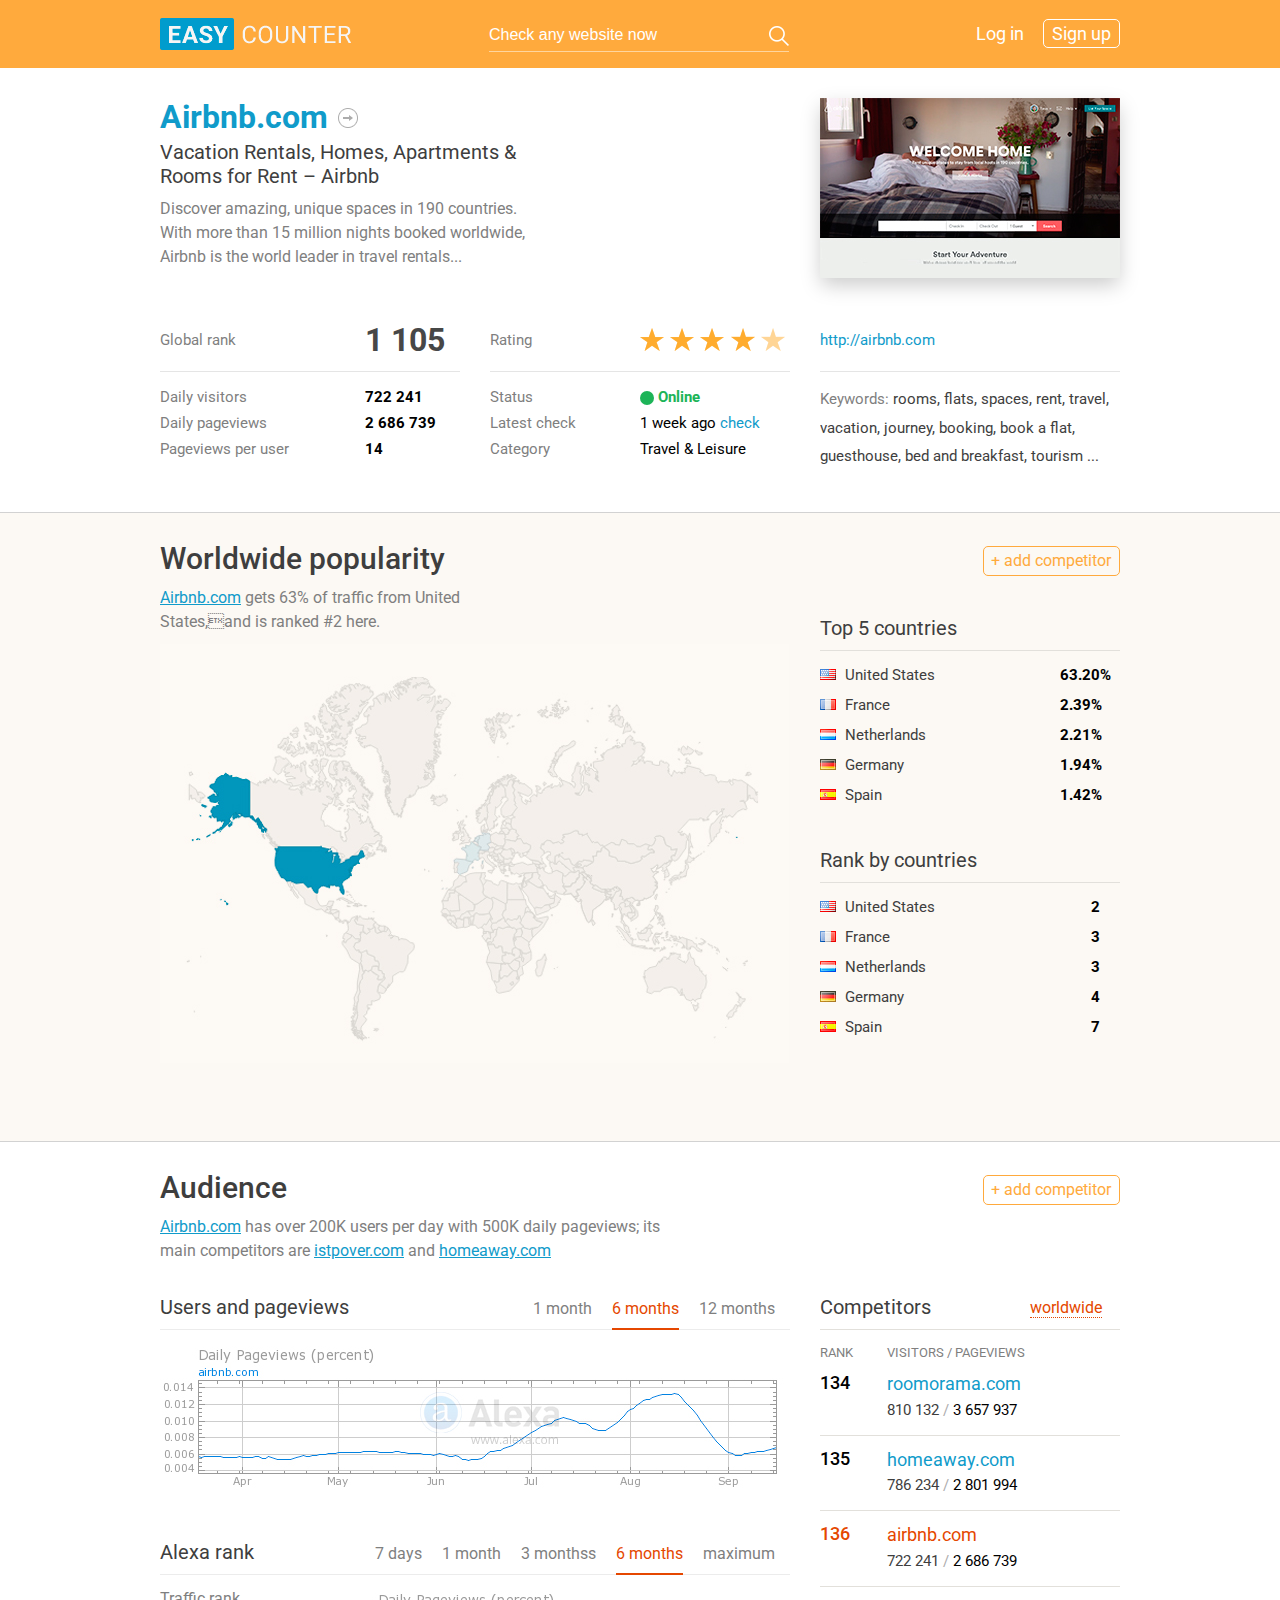
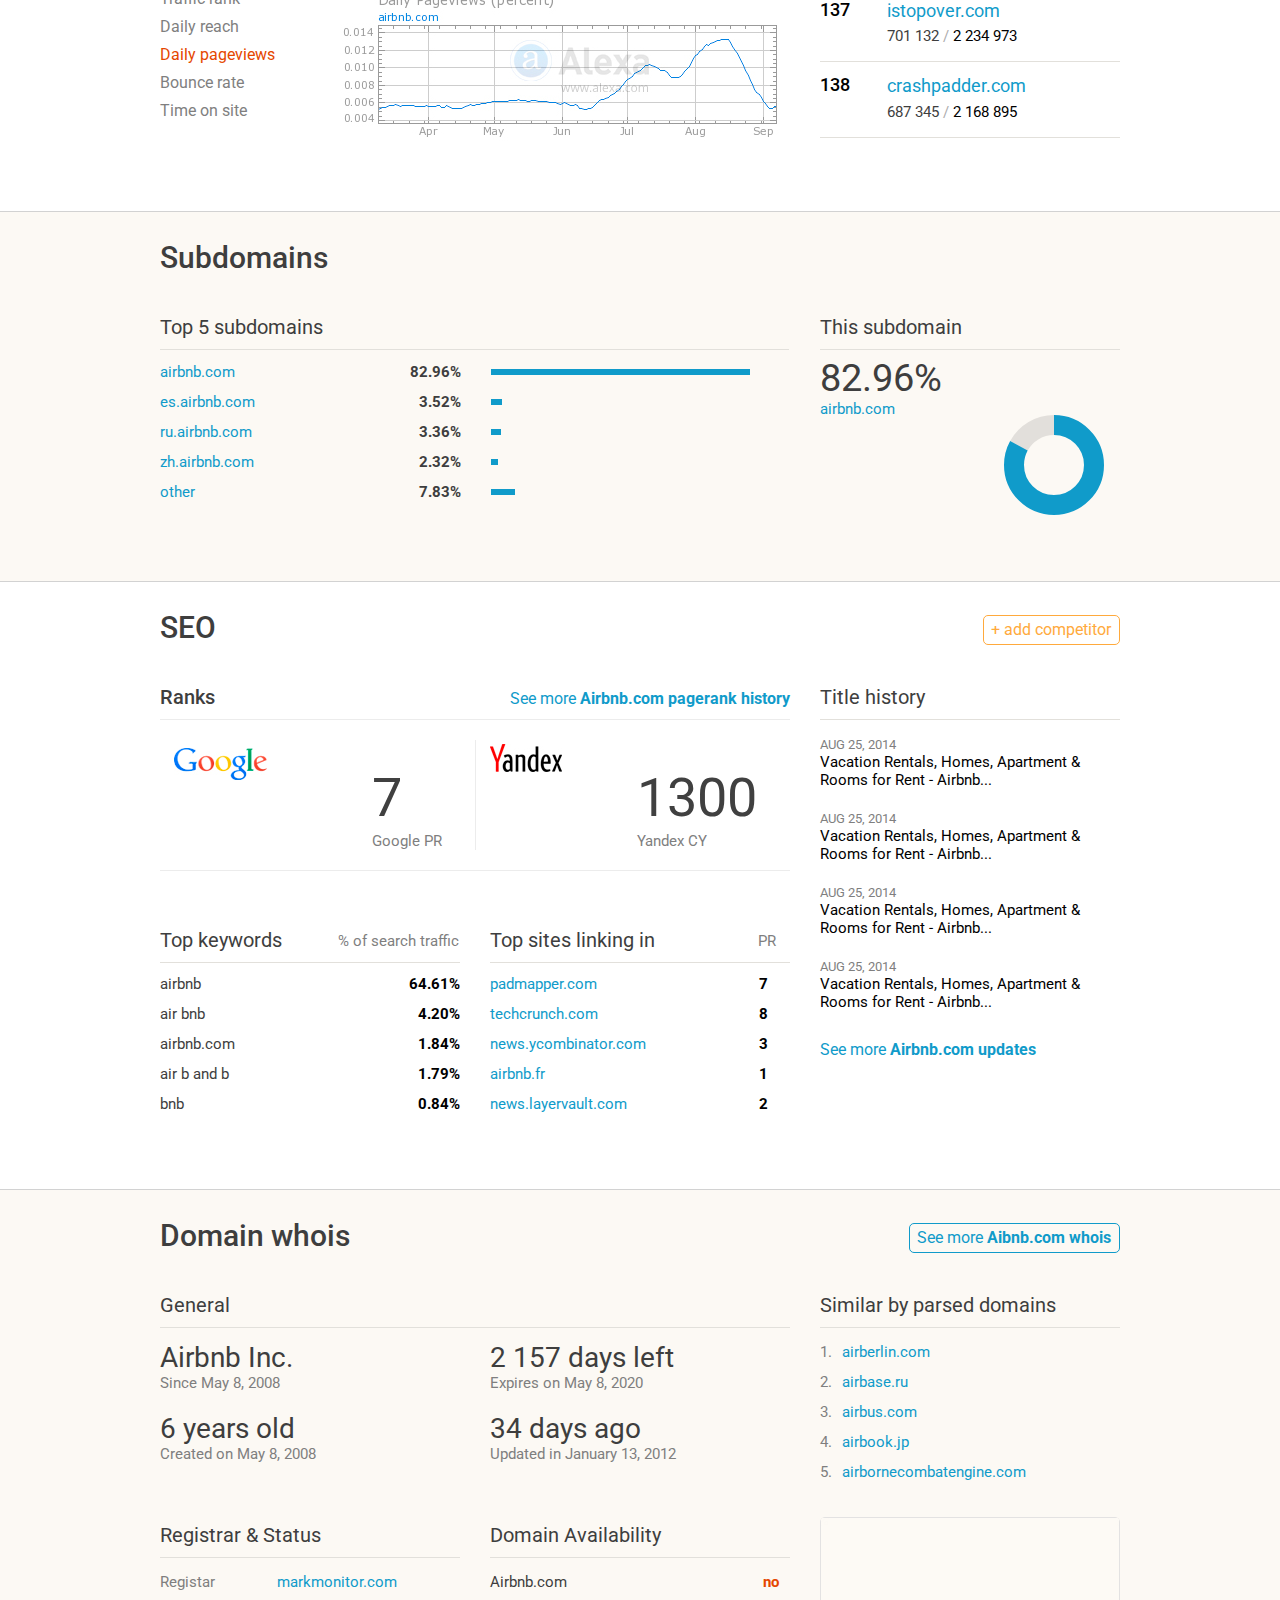
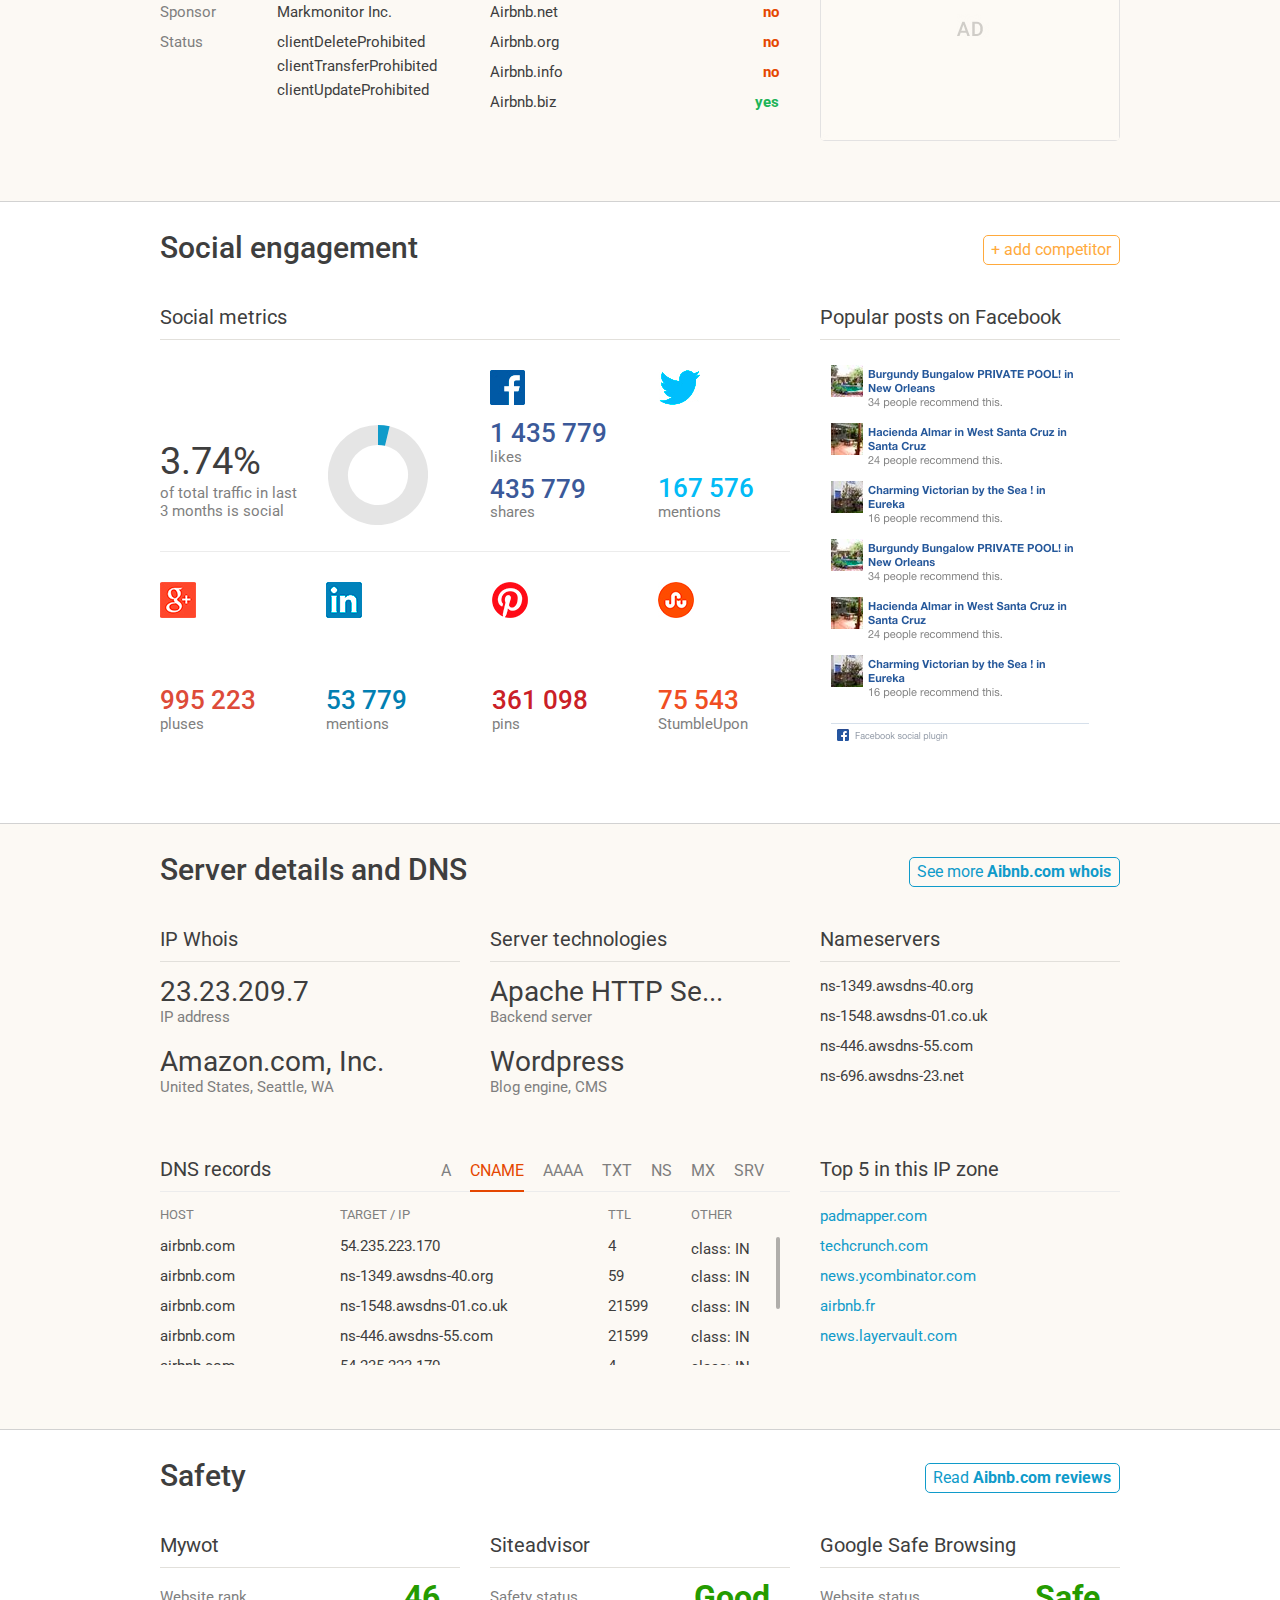
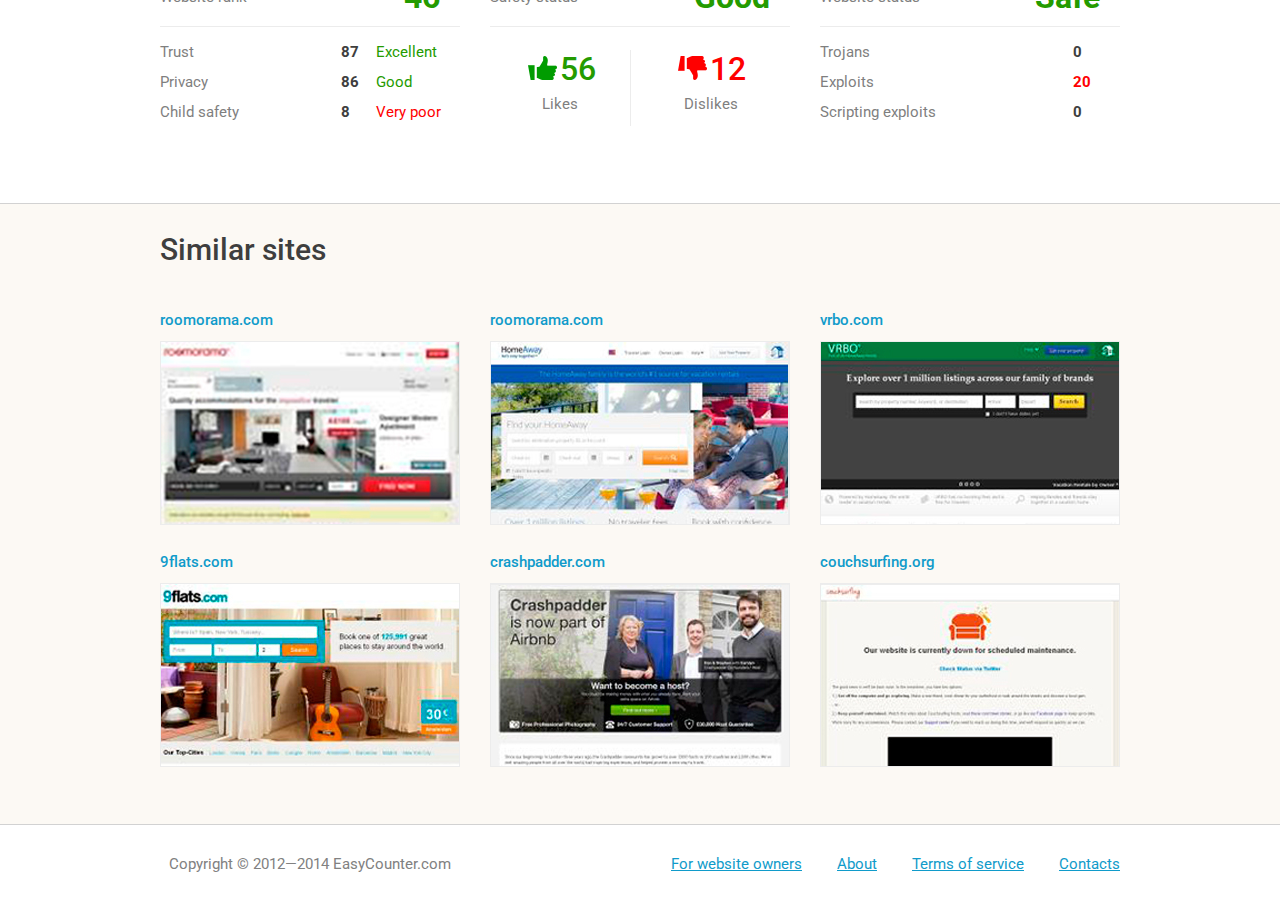
<file: domain_pages_6-10-2014/index.html>
﻿<!DOCTYPE html>
<html>
<head>
<title>Template Page change</title>
<meta http-equiv="Content-Type" content="text/html; charset=utf-8"/>
<link rel="stylesheet" href="css/style.css" media="screen" />
<link rel="stylesheet" href="css/scroll_n.css" media="screen" />
<link href='http://fonts.googleapis.com/css?family=Roboto:400,300,300italic,400italic,500,500italic,700,700italic,900,900italic&subset=latin,cyrillic-ext' rel='stylesheet' type='text/css'>
<script src="js/jquery.js"></script>
<script src="js/device.js"></script>
<!--<script src="http://ajax.googleapis.com/ajax/libs/jquery/1.3.2/jquery.min.js" type="text/javascript"></script>
<script src="_xprecise/xprecise.min.js" type="text/javascript"></script>
-->

<script src="js/circle-progress.js"></script>
<script src="js/mousewheel.js"></script>
<script src="js/scroll_P.js"></script>
<script src="js/main.js"></script>
<script type="text/javascript">
$(document).ready(function(e) {
	if (device.mobile())
		{
			$('.navigation').addClass('-n-mobile-tabl');
		}
});
</script>
<!--[if gte IE 8]>
<link rel="stylesheet" href="css/ie.css" media="screen" />
<![endif]-->
<!--[if lt IE 9]>
   <script>
      document.createElement('header');
      document.createElement('section');
      document.createElement('footer');
      document.createElement('nav');
      document.createElement('article');
      document.createElement('aside');
   </script>
<![endif]-->
</head>
<body>
    <header class="header_main">
        <div class="inner_wrapper">
            <a href="#" class="logo_main"></a>
            <form class="search_main">
                <input type="text" onblur="if (this.value=='') this.value='Check any website now'" value="Check any website now" onfocus="if (this.value=='Check any website now') this.value='';" onclick="if (this.value=='Check any website now') this.value='';" />
                <a href="#" class="button_search"></a>
            </form>
            <nav class="login_in">
                <a href="#">Log in</a>
                <a class="active" href="#">Sign up</a>
            </nav>
    	</div> 
    </header>
	<div class="navigation">
            <div class="inner_wrapper">
                <div class="description_text left">
                    <h1><a href="#">Airbnb.com</a></h1>
                    <h2>Vacation Rentals, Homes, Apartments & Rooms for Rent – Airbnb</h2>
                </div>
                <div class="info_site right">
                    <table class="rating_site">
                        <tr>
                            <th>Rating</th>
                            <th><span class="stars_rating star_4"></span></th>
                        </tr>
                        <tr>
                            <td>Status</td>
                            <td><span class="status-online active">Online</span></td>
                        </tr>
                        <tr>
                            <td>Latest check</td>
                            <td>1 week ago <a href="#">check</a></td>
                        </tr>
                    </table>
                </div>
                <nav class="menu_navigation">
                    <a href="#">Overview</a>
                    <a href="#">Popularity</a>
                    <a class="active" href="#">Audience</a>
                    <a href="#">Subdomains</a>
                    <a href="#">SEO</a>
                    <a href="#">Whois</a>
                    <a href="#">Social</a>
                    <a href="#">Server details & DNS</a>
                    <a href="#">Safety</a>
                    <a href="#">Similar sites</a>
                </nav>
            </div>
    </div>

    
    <section class="content">
		<div class="description_site"><!-- description_site -->
            <div class="inner_wrapper">
                <div class="description_text left">
                    <h1><a href="#">Airbnb.com</a></h1>
                    <h2>Vacation Rentals, Homes, Apartments & Rooms for Rent – Airbnb</h2>
                    <p>Discover amazing, unique spaces in 190 countries. With more than 15 million nights booked worldwide, Airbnb is the world leader in travel rentals...</p>
                </div>
                <div class="screenshot_site right">
                    <span>
                        <img src="img/img_screenshot_site.jpg" />
                    </span>
                </div>
                <div class="info_site">
                    <table class="global_rank_site">
                        <tr>
                            <th>Global rank</th>
                            <th><b>1 105</b></th>
                        </tr>
                        <tr>
                            <td>Daily visitors</td>
                            <td><b>722 241</b></td>
                        </tr>
                        <tr>
                            <td>Daily pageviews</td>
                            <td><b>2 686 739</b></td>
                        </tr>
                        <tr>
                            <td>Pageviews per user</td>
                            <td><b>14</b></td>
                        </tr>
                    </table>
                    
                    <table class="rating_site">
                        <tr>
                            <th>Rating</th>
                            <th><span class="stars_rating star_4"></span></th>
                        </tr>
                        <tr>
                            <td>Status</td>
                            <td><span class="status-online active">Online</span></td>
                        </tr>
                        <tr>
                            <td>Latest check</td>
                            <td>1 week ago <a href="#">check</a></td>
                        </tr>
                        <tr>
                            <td>Category</td>
                            <td>Travel & Leisure</td>
                        </tr>
                    </table>
                    
                    <table class="name_site">
                        <tr>
                            <th><a href="#">http://airbnb.com</a></th>
                        </tr>
                        <tr>
                            <td><p><strong>Keywords: </strong>rooms, flats, spaces, rent, travel, vacation, journey, booking, book a flat, guesthouse, bed and breakfast, tourism ...</p></td>
                        </tr>
                    </table>
                </div>
            </div>
        </div><!-- description_site END -->
   
   
   		<div class="part_sand popular_countries"><!-- popular_countries -->
        	<div class="inner_wrapper">
                <div class="title_top">
                	<h3 class="title">Worldwide popularity</h3>
                    <a class="button_top orange_bt add_form" href="#">+ add competitor</a>
                    <form class="site_name">
                        <input type="text" onblur="if (this.value=='') this.value='http://crashpadder.com'" value="http://crashpadder.com" onfocus="if (this.value=='http://crashpadder.com') this.value='';" onclick="if (this.value=='http://crashpadder.com') this.value='';" />
                        <a href="#" class="button_enter"></a>
                    </form>
                </div>
            	<div class="map_info left">
                	<div class="description_txt">
                    	<p><a href="#">Airbnb.com</a> gets 63% of traffic from United States,and is ranked #2 here.</p>
                    </div>
                    <span class="map_img">
                        <img src="img/img_map_world.jpg" />
                    </span>
                </div>
                <div class="list_countries right">
                	<div class="table-medium -t-countries">
                    	<p class="title">Top 5 countries</p>
                    	<table>
                            <tr>
                                <td><span class="flag_icon" style="background-image:url(img/flags/usa.jpg);"></span></td>
                                <td>United States</td>
                                <td>63.20%</td>
                            </tr>
                            <tr>
                                <td><span class="flag_icon" style="background-image:url(img/flags/france.jpg);"></span></td>
                                <td>France</td>
                                <td>2.39%</td>
                            </tr>
                            <tr>
                                <td><span class="flag_icon" style="background-image:url(img/flags/netherlands.jpg);"></span></td>
                                <td>Netherlands</td>
                                <td>2.21%</td>
                            </tr>
                            <tr>
                                <td><span class="flag_icon" style="background-image:url(img/flags/germany.jpg);"></span></td>
                                <td>Germany</td>
                                <td>1.94%</td>
                            </tr>
                            <tr>
                                <td><span class="flag_icon" style="background-image:url(img/flags/spain.jpg);"></span></td>
                                <td>Spain</td>
                                <td>1.42%</td>
                            </tr>
                        </table>
                    </div>
                    
                	<div class="table-medium -t-countries -t-rank">
                    	<p class="title">Rank by countries</p>
                    	<table>
                            <tr>
                                <td><span class="flag_icon" style="background-image:url(img/flags/usa.jpg);"></span></td>
                                <td>United States</td>
                                <td>2</td>
                            </tr>
                            <tr>
                                <td><span class="flag_icon" style="background-image:url(img/flags/france.jpg);"></span></td>
                                <td>France</td>
                                <td>3</td>
                            </tr>
                            <tr>
                                <td><span class="flag_icon" style="background-image:url(img/flags/netherlands.jpg);"></span></td>
                                <td>Netherlands</td>
                                <td>3</td>
                            </tr>
                            <tr>
                                <td><span class="flag_icon" style="background-image:url(img/flags/germany.jpg);"></span></td>
                                <td>Germany</td>
                                <td>4</td>
                            </tr>
                            <tr>
                                <td><span class="flag_icon" style="background-image:url(img/flags/spain.jpg);"></span></td>
                                <td>Spain</td>
                                <td>7</td>
                            </tr>
                        </table>
                    </div>
                </div>
            </div>
        </div><!-- popular_countries END -->
    	
        
        <div class="part_white statistics_site"><!-- statistics_site -->
        	<div class="inner_wrapper">
                <div class="title_top">
                	<h4 class="title">Audience</h4>
                    <a class="button_top orange_bt add_form" href="#">+ add competitor</a>
                    <form class="site_name">
                        <input type="text" onblur="if (this.value=='') this.value='http://crashpadder.com'" value="http://crashpadder.com" onfocus="if (this.value=='http://crashpadder.com') this.value='';" onclick="if (this.value=='http://crashpadder.com') this.value='';" />
                        <a href="#" class="button_enter"></a>
                    </form>
                </div>
            	<div class="diagram_site"><!-- diagram_site -->
                	<div class="description_txt">
                    	<p><a href="#">Airbnb.com</a> has over 200K users per day with 500K daily pageviews; its main competitors are <a href="#">istpover.com</a> and <a href="#">homeaway.com</a></p>
                    </div>
                	<div class="object_one"><!-- first -->
                    	<div class="title">
                        	<p>Users and pageviews</p>
                            <nav class="menu_month_1">
                            	<a href="#">1 month</a>
                            	<a class="active" href="#">6 months</a>
                            	<a href="#">12 months</a>
                            </nav>
                        </div>
                        <div class="diagram_img -d-first">
                        	<img src="img/img_diagram_1.jpg" />
                        </div>
                    </div><!-- first END -->
                	<div class="object_one"><!-- second -->
                    	<div class="title">
                        	<p>Alexa rank</p>
                            <nav class="menu_month_2">
                            	<a href="#">7 days</a>
                            	<a href="#">1 month</a>
                            	<a href="#">3 monthss</a>
                            	<a class="active" href="#">6 months</a>
                            	<a href="#">maximum</a>
                            </nav>
                        </div>
                            <nav class="menu_month_left_2">
                        	<a href="#">Traffic rank</a>
                        	<a href="#">Daily reach</a>
                        	<a class="active" href="#">Daily pageviews</a>
                        	<a href="#">Bounce rate</a>
                        	<a href="#">Time on site</a>
                        </nav>
                        <div class="diagram_img -d-second">
                        	<img src="img/img_diagram_2.jpg" />
                        </div>
                    </div><!-- second END -->
                </div><!-- diagram_site END -->
            	<div class="part_white competitors_info right"><!-- competitors_info -->
                    <div class="title">
                        <p>Competitors</p>
                        <a class="worldwide" href="#">worldwide</a>
                        <form class="site_name">
                            <input type="text" onblur="if (this.value=='') this.value='http://crashpadder.com'" value="http://crashpadder.com" onfocus="if (this.value=='http://crashpadder.com') this.value='';" onclick="if (this.value=='http://crashpadder.com') this.value='';" />
                            <a href="#" class="button_enter"></a>
                        </form>
					</div>
                    <table class="rank_and_visitors">
                    	<tr>
                        	<th>rank</th>
                        	<th>visitors / pageviews</th>
                        </tr>
                    	<tr>
                        	<td>134</td>
                        	<td>
                                <a href="#">roomorama.com</a>
                                <p>810 132 <span class="-seper-r">/</span> <span>3 657 937</span></p>
                            </td>
                        </tr>
                    	<tr>
                        	<td>135</td>
                        	<td>
                                <a href="#">homeaway.com</a>
								<p>786 234 <span class="-seper-r">/</span> <span>2 801 994</span></p>
                            </td>
                        </tr>
                    	<tr class="active">
                        	<td>136</td>
                        	<td>
                                <a href="#">airbnb.com</a>
                                <p>722 241 <span class="-seper-r">/</span> <span>2 686 739</span></p>
                            </td>
                        </tr>
                    	<tr>
                        	<td>137</td>
                        	<td>
                                <a href="#">istopover.com</a>
                                <p>701 132 <span class="-seper-r">/</span> <span>2 234 973</span></p>
                            </td>
                        </tr>
                    	<tr>
                        	<td>138</td>
                        	<td>
                                <a href="#">crashpadder.com</a>
                                <p>687 345 <span class="-seper-r">/</span> <span>2 168 895</span></p>
                            </td>
                        </tr>
                    </table>
                </div><!-- competitors_info END -->            
			</div>        
        </div><!-- statistics_site END -->
    
    
    
 		<div class="part_sand subdomains_info"><!-- subdomains_info -->
        	<div class="inner_wrapper">
                <div class="title_top">
                	<h5 class="title">Subdomains</h5>
                </div>
                
                <div class="table-medium -t-mywot left">
                    <p class="title">Top 5 subdomains</p>
                    <table>
                        <tr>
                            <td><a href="#">airbnb.com</a></td>
                            <td>82.96%</td>
                            <td><div class="progress_bar_subdomains" style="width:87%"></div></td>
                        </tr>
                        <tr>
                            <td><a href="#">es.airbnb.com</a></td>
                            <td>3.52%</td>
                            <td><div class="progress_bar_subdomains" style="width:3.52%"></div></td>
                        </tr>
                        <tr>
                            <td><a href="#">ru.airbnb.com</a></td>
                            <td>3.36%</td>
                            <td><div class="progress_bar_subdomains" style="width:3.36%"></div></td>
                        </tr>
                        <tr>
                            <td><a href="#">zh.airbnb.com</a></td>
                            <td>2.32%</td>
                            <td><div class="progress_bar_subdomains" style="width:2.32%"></div></td>
                        </tr>
                        <tr>
                            <td><a href="#">other</a></td>
                            <td>7.83%</td>
                            <td><div class="progress_bar_subdomains" style="width:7.83%"></div></td>
                        </tr>
                    </table>
                </div>
            	
                <div class="round_statistics right">
                    <div class="title">
                        <p>This subdomain</p>
					</div>
                    <div class="round_info">
                    	<p>82.96%</p>
                        <a href="#">airbnb.com</a>
                    </div>
                    
                    <script type="text/javascript">
                    $(document).ready(function(e) {
						$('.timer_round').circleProgress({
							value: 0.8296,
							size: 100,
							startAngle: -Math.PI / 4 * 2,
							thickness: 20,
							animation: false,
							fill: { color: '#109bca' }
						});
                    });
                    </script>
                    <div class="timer_round">
                        <div class="circle">
                        </div>
                    </div>                    
                </div>
            </div>
        </div><!-- subdomains_info END -->
    
    
    
    
    	<div class="part_white seo_info"><!-- seo_info -->
        	<div class="inner_wrapper">
                <div class="title_top">
                    <p class="title">SEO</p>
                    <a class="button_top orange_bt add_form" href="#">+ add competitor</a>
                    <form class="site_name">
                        <input type="text" onblur="if (this.value=='') this.value='http://crashpadder.com'" value="http://crashpadder.com" onfocus="if (this.value=='http://crashpadder.com') this.value='';" onclick="if (this.value=='http://crashpadder.com') this.value='';" />
                        <a href="#" class="button_enter"></a>
                    </form>
                </div>
                <div class="Ranks_site left">
                	<div class="top">
                    	<span>Ranks</span>
                        <a href="#">See more <b>Airbnb.com pagerank history</b></a>
                    </div>
                	<div class="wrapper_G_Y">
                    	<div class="google_view left">
                        	<span>
                            	<p>7</p>
                            	<small>Google PR</small>
                            </span>
                        </div>
                    	<div class="yandex_view right">
                        	<span>
                            	<p>1300</p>
                            	<small>Yandex CY</small>
                            </span>
                        </div>
                    </div> 
                <div class="wrapper_tables"><!-- row_tables -->
                	<div class="table-medium -t-t_keywords left">
                    	<p class="title">Top keywords <span class="-r-">% of search traffic</span></p>
                    	<table>
                            <tr>
                                <td>airbnb</td>
                                <td>64.61%</td>
                            </tr>
                            <tr>
                                <td>air bnb</td>
                                <td>4.20%</td>
                            </tr>
                            <tr>
                                <td>airbnb.com</td>
                                <td>1.84%</td>
                            </tr>
                            <tr>
                                <td>air b and b</td>
                                <td>1.79%</td>
                            </tr>
                            <tr>
                                <td>bnb</td>
                                <td>0.84%</td>
                            </tr>
                        </table>
                    </div>
                                        
                	<div class="table-medium -t-t_links right">
                    	<p class="title">Top sites linking in <span class="-r-">PR</span></p>
                    	<table>
                            <tr>
                                <td><a href="#">padmapper.com</a></td>
                                <td>7</td>
                            </tr>
                            <tr>
                                <td><a href="#">techcrunch.com</a></td>
                                <td>8</td>
                            </tr>
                            <tr>
                                <td><a href="#">news.ycombinator.com</a></td>
                                <td>3</td>
                            </tr>
                            <tr>
                                <td><a href="#">airbnb.fr</a></td>
                                <td>1</td>
                            </tr>
                            <tr>
                                <td><a href="#">news.layervault.com</a></td>
                                <td>2</td>
                            </tr>
                        </table>
                    </div>
                </div><!-- row_tables END -->
                    
                    
                </div>
                
                
                <div class="table-medium -t-history_info right">
                    <p class="title">Title history</p>
                	<ul class="list_history">
                    	<li>
                        	<p><time>Aug 25, 2014</time></p>
                            <p>Vacation Rentals, Homes, Apartment & Rooms for Rent - Airbnb...</p>
                        </li>
                    	<li>
                        	<p><time>Aug 25, 2014</time></p>
                            <p>Vacation Rentals, Homes, Apartment & Rooms for Rent - Airbnb...</p>
                        </li>
                    	<li>
                        	<p><time>Aug 25, 2014</time></p>
                            <p>Vacation Rentals, Homes, Apartment & Rooms for Rent - Airbnb...</p>
                        </li>
                    	<li>
                        	<p><time>Aug 25, 2014</time></p>
                            <p>Vacation Rentals, Homes, Apartment & Rooms for Rent - Airbnb...</p>
                        </li>
                    </ul>
                    <a href="#" class="see_more_updates">See more <b>Airbnb.com updates</b></a>
                </div>
        	</div>
        </div><!-- seo_info END -->
    
    	
        <div class="part_sand domain_whois"><!-- domain_whois -->
            <div class="inner_wrapper">
                <div class="title_top">
                    <p class="title">Domain whois</p>
                    <a class="button_top sky_bt" href="#">See more <b>Aibnb.com whois</b></a>
                    <form class="site_name">
                        <input type="text" onblur="if (this.value=='') this.value='http://crashpadder.com'" value="http://crashpadder.com" onfocus="if (this.value=='http://crashpadder.com') this.value='';" onclick="if (this.value=='http://crashpadder.com') this.value='';" />
                        <a href="#" class="button_enter"></a>
                    </form>
                </div>
                <div class="general left">
                	<div class="table-medium -t-creation_time">
                    	<p class="title">General</p>
                    	<table>
                            <tr>
                                <th>Airbnb Inc.</th>
                                <th>2 157 days left</th>
                            </tr>
                            <tr>
                                <td>Since May 8, 2008</td>
                                <td>Expires on May 8, 2020</td>
                            </tr>
                        </table>
                    	<table>
                            <tr>
                                <th>6 years old</th>
                                <th>34 days ago</th>
                            </tr>
                            <tr>
                                <td>Created on May 8, 2008</td>
                                <td>Updated in January 13, 2012</td>
                            </tr>
                        </table>
                    </div>
                
                	<div class="table-medium -t-registar_status left">
                    	<p class="title">Registrar & Status</p>
                        <table>
                        	<tr>
                            	<td>Registar</td>
                            	<td><a href="#">markmonitor.com</a></td>
                            </tr>
                        	<tr>
                            	<td>Sponsor</td>
                            	<td>Markmonitor Inc.</td>
                            </tr>
                        	<tr>
                            	<td>Status</td>
                            	<td>
                                	<p>clientDeleteProhibited</p>
                                	<p>clientTransferProhibited</p>
                                	<p>clientUpdateProhibited</p>
                                </td>
                            </tr>
                        </table>
                    </div>
                
                	<div class="table-medium -t-domain_availability right">
                    	<p class="title">Domain Availability</p>
                    	<table>
                            <tr>
                                <td>Airbnb.com</td>
                                <td><b class="-c-red">no</b></td>
                            </tr>
                            <tr>
                                <td>Airbnb.net</td>
                                <td><b class="-c-red">no</b></td>
                            </tr>
                            <tr>
                                <td>Airbnb.org</td>
                                <td><b class="-c-red">no</b></td>
                            </tr>
                            <tr>
                                <td>Airbnb.info</td>
                                  <td><b class="-c-red">no</b></td>
                            </tr>
                            <tr>
                                <td>Airbnb.biz</td>
                                <td><b class="-c-green">yes</b></td>
                            </tr>
                        </table>
                    </div>
                </div>
                
                <div class="parsed right">
                	<div class="table-medium -t-similar_domain">
                    	<p class="title">Similar by parsed domains</p>
                        <ul class="list_parsed_domain">
                            <li><span>1. </span><a href="#">airberlin.com</a></li>
                            <li><span>2. </span><a href="#">airbase.ru</a></li>
                            <li><span>3. </span><a href="#">airbus.com</a></li>
                            <li><span>4. </span><a href="#">airbook.jp</a></li>
                            <li><span>5. </span><a href="#">airbornecombatengine.com</a></li>
                        </ul>
                    </div>
                    <div class="ad">
                        <img src="img/img_AD.jpg" />
                    </div>
                </div>
        	</div>        
        </div><!-- domain_whois END -->
    
    	<div class="part_white social_engagement"><!-- social_engagement -->
        	<div class="inner_wrapper">
                <div class="title_top">
                	<p class="title">Social engagement</p>
                    <a class="button_top orange_bt add_form" href="#">+ add competitor</a>
                    <form class="site_name">
                        <input type="text" onblur="if (this.value=='') this.value='http://crashpadder.com'" value="http://crashpadder.com" onfocus="if (this.value=='http://crashpadder.com') this.value='';" onclick="if (this.value=='http://crashpadder.com') this.value='';" />
                        <a href="#" class="button_enter"></a>
                    </form>
                </div>
        		<div class="social_metrics left"><!-- social_metrics -->
                	<p class="title-traffic">Social metrics</p>
                	<div class="traffic"><!-- traffic -->
                    	<div class="perc_soc">
	                        <p>3.74%</p>
    	                    <small>of total traffic in last 3 months is social</small>
							<script type="text/javascript">
                            $(document).ready(function(e) {
                                $('.social_round').circleProgress({
                                    value: 0.0374,
                                    size: 100,
                                    startAngle: -Math.PI / 4 * 2,
                                    thickness: 20,
                                    animation: false,
                                    fill: { color: '#109bca' }
                                });
                            });
                            </script>
                            <div class="social_round">
                                <div class="circle">
                                </div>
                            </div>                    
                    	</div>
                        <div class="social_icons"><!-- social_icons -->
                        	<ul class="facebook_icon">
                            	<li>
                                	<p>1 435 779</p>
                                    <small>likes</small>
                                </li>
                            	<li>
                                	<p>435 779</p>
                                    <small>shares</small>
                                </li>
                            </ul>
                        	<ul class="tw_icon">
                            	<li>
                                	<p></p>
                                    <small></small>
                                </li>
                            	<li>
                                	<p>167 576</p>
                                    <small>mentions</small>
                                </li>
                            </ul>
                        </div><!-- social_icons END -->
                    </div><!-- traffic END -->
                    <div class="row_social">
                        <ul class="google_icon">
                            <li>
                                <p>995 223</p>
                                <small>pluses</small>
                            </li>
                        </ul>
                        <ul class="in_icon">
                            <li>
                                <p>53 779</p>
                                <small>mentions</small>
                            </li>
                        </ul>
                        <ul class="pins_icon">
                            <li>
                                <p>361 098</p>
                                <small>pins</small>
                            </li>
                        </ul>
                        <ul class="stumble_icon">
                            <li>
                                <p>75 543</p>
                                <small>StumbleUpon</small>
                            </li>
                        </ul>
                    </div>                    
                </div><!-- social_metrics END -->
                <div class="popular_post right">
                    <div class="title">
                        <p>Popular posts on Facebook</p>
                    </div>
                    <div class="plugin_block">
                        <img src="img/img_plugin.png" />
                    </div>
                </div>
        	</div>
        </div><!-- social_engagement END -->
    	
        
        
        <div class="part_sand server_DNS"><!-- server_DNS -->
            <div class="inner_wrapper">
                <div class="title_top">
                    <p class="title">Server details and DNS</p>
                    <a class="button_top sky_bt" href="#">See more <b>Aibnb.com whois</b></a>
                    <form class="site_name">
                        <input type="text" onblur="if (this.value=='') this.value='http://crashpadder.com'" value="http://crashpadder.com" onfocus="if (this.value=='http://crashpadder.com') this.value='';" onclick="if (this.value=='http://crashpadder.com') this.value='';" />
                        <a href="#" class="button_enter"></a>
                    </form>
                </div>
                <div class="row_tables"><!-- row_tables -->
                
                	<div class="table-medium -dns- left">
                    	<p class="title">IP Whois</p>
                        <ul>
                            <li>
                                <p>23.23.209.7</p>
                                <small>IP address</small>
                            </li>
                            <li>
                                <p>Amazon.com, Inc.</p>
                                <small>United States, Seattle, WA</small>
                            </li>
                        </ul>
                    </div>
                
                	<div class="table-medium -dns- left">
                    	<p class="title">Server technologies</p>
                        <ul>
                            <li>
                                <p>Apache HTTP Se...</p>
                                <small>Backend server </small>
                            </li>
                            <li>
                                <p>Wordpress</p>
                                <small>Blog engine, CMS</small>
                            </li>
                        </ul>
                    </div>

                	<div class="table-medium -dns- left">
                    	<p class="title">Nameservers</p>
                        <ul class="list_servers">
                            <li>ns-1349.awsdns-40.org</li>
                            <li>ns-1548.awsdns-01.co.uk	</li>
                            <li>ns-446.awsdns-55.com</li>
                            <li>ns-696.awsdns-23.net</li>
                        </ul>
                    </div>
                </div><!-- row_tables END -->
                
                <div class="dns_records"><!-- dns_records -->
                    <div class="title left">
                        <p>DNS records</p>
                        <nav class="dns_menu">
                            <a href="#">A</a>
                            <a class="active" href="#">CNAME</a>
                            <a href="#">AAAA</a>
                            <a href="#">TXT</a>
                            <a href="#">NS</a>
                            <a href="#">MX</a>
                            <a href="#">SRV</a>
                        </nav>
                    </div>
                    <div class="detail_dns_table five_domain right">
                        <p class="title">Top 5 in this IP zone</p>
                        <ul>
                            <li><a href="#">padmapper.com</a></li>
                            <li><a href="#">techcrunch.com</a></li>
                            <li><a href="#">news.ycombinator.com</a></li>
                            <li><a href="#">airbnb.fr</a></li>
                            <li><a href="#">news.layervault.com</a></li>
                        </ul>
                    </div>
                    <div class="wrapper_dns_table left">
                        <div class="table-dns">
                            <table>
                                <tr>
                                    <th>Host</th>
                                    <th>target / ip</th>
                                    <th>ttl</th>
                                    <th>other</th>
                                </tr>
							</table>
                        	<div class="table-dns-inner">
                                <table>
                                        <tr>
                                            <td>airbnb.com</td>
                                            <td>54.235.223.170</td>
                                            <td>4</td>
                                            <td>class: IN</td>
                                        </tr>
                                        <tr>
                                            <td>airbnb.com</td>
                                            <td>ns-1349.awsdns-40.org</td>
                                            <td>59</td>
                                            <td>class: IN</td>
                                        </tr>
                                        <tr>
                                            <td>airbnb.com</td>
                                            <td>ns-1548.awsdns-01.co.uk</td>
                                            <td>21599</td>
                                            <td>class: IN</td>
                                        </tr>
                                        <tr>
                                            <td>airbnb.com</td>
                                            <td>ns-446.awsdns-55.com</td>
                                            <td>21599</td>
                                            <td>class: IN</td>
                                        </tr>
    
    
    
    
    
                                        <tr>
                                            <td>airbnb.com</td>
                                            <td>54.235.223.170</td>
                                            <td>4</td>
                                            <td>class: IN</td>
                                        </tr>
                                        <tr>
                                            <td>airbnb.com</td>
                                            <td>ns-1349.awsdns-40.org</td>
                                            <td>59</td>
                                            <td>class: IN</td>
                                        </tr>
                                        <tr>
                                            <td>airbnb.com</td>
                                            <td>ns-1548.awsdns-01.co.uk</td>
                                            <td>21599</td>
                                            <td>class: IN</td>
                                        </tr>
                                        <tr>
                                            <td>airbnb.com</td>
                                            <td>ns-446.awsdns-55.com</td>
                                            <td>21599</td>
                                            <td>class: IN</td>
                                        </tr>
                                </table>
                            </div>
                        </div>
                    </div>
                </div><!-- dns_records END -->
       		</div>     
        </div><!-- server_DNS END -->
    	
        
        <div class="part_white safety_site"><!-- safety_site -->
        	<div class="inner_wrapper">
                <div class="title_top">
                	<p class="title">Safety</p>
                    <a class="button_top sky_bt" href="#">Read <b>Aibnb.com reviews</b></a>
                    <form class="site_name">
                        <input type="text" onblur="if (this.value=='') this.value='http://crashpadder.com'" value="http://crashpadder.com" onfocus="if (this.value=='http://crashpadder.com') this.value='';" onclick="if (this.value=='http://crashpadder.com') this.value='';" />
                        <a href="#" class="button_enter"></a>
                    </form>
                </div>
                <div class="row_tables"><!-- row_tables -->
                	<div class="table-medium -t-mywot">
                    	<p class="title">Mywot</p>
                    	<table>
                        	<tr>
                            	<th colspan="2">Website rank</th>
                            	<th><b>46</b></th>
                            </tr>
                            <tr>
                            	<td>Trust</td>
                            	<td>87</td>
                            	<td class="-cc-green">Excellent</td>
                            </tr>
                            <tr>
                            	<td>Privacy</td>
                            	<td>86</td>
                            	<td class="-cc-green">Good</td>
                            </tr>
                            <tr>
                            	<td>Child safety</td>
                            	<td>8</td>
                            	<td class="-cc-red">Very poor</td>
                            </tr>
                        </table>
                    </div>
                
                
                	<div class="table-medium -t-siteadvisor">
                    	<p class="title">Siteadvisor</p>
                    	<table>
                        	<tr>
                            	<th colspan="2">Safety status</th>
                            	<th><b>Good</b></th>
                            </tr>
                            <tr>
                            	<td colspan="3">
                                    <div class="wrapper_DL">
                                        <div class="likes left">
                                            <p><span class="like-n-"></span>56</p>
                                            <small>Likes</small>
                                        </div>
                                        <div class="dislikes left">
                                            <p><span class="dislike-n-"></span>12</p>
                                            <small>Dislikes</small>
                                        </div>
                                    </div>
                                </td>
                            </tr>
                        </table>
                    </div>
                    
                    
                	<div class="table-medium -t-mywot google_safe">
                    	<p class="title">Google Safe Browsing</p>
                    	<table>
                        	<tr>
                            	<th>Website status</th>
                            	<th><b>Safe</b></th>
                            </tr>
                            <tr>
                            	<td>Trojans</td>
                            	<td><p>0</p></td>
                            </tr>
                            <tr>
                            	<td>Exploits</td>
                            	<td class="-cc-red"><p>20</p></td>
                            </tr>
                            <tr>
                            	<td>Scripting exploits</td>
                            	<td><p>0</p></td>
                            </tr>
                        </table>
                    </div>

                </div><!-- row_tables END -->
			</div>        	
        </div><!-- safety_site END -->
        
        
        <div class="part_sand similar_site"><!-- similar_site -->
        	<div class="inner_wrapper">
                <div class="title_top">
                	<p class="title">Similar sites</p>
				</div>
	            
            	<ul class="list_sites_similar">
                	<li>
                    	<a href="#" class="title">roomorama.com</a>
                        <a href="#" class="img_site">
                        	<img src="img/img_screenshot_1.jpg" />
                        </a>
                    </li>
                	<li>
                    	<a href="#" class="title">roomorama.com</a>
                        <a href="#" class="img_site">
                        	<img src="img/img_screenshot_2.jpg" />
                        </a>
                    </li>
                	<li>
                    	<a href="#" class="title">vrbo.com</a>
                        <a href="#" class="img_site">
                        	<img src="img/img_screenshot_3.jpg" />
                        </a>
                    </li>

                	<li>
                    	<a href="#" class="title">9flats.com</a>
                        <a href="#" class="img_site">
                        	<img src="img/img_screenshot_4.jpg" />
                        </a>
                    </li>
                	<li>
                    	<a href="#" class="title">crashpadder.com</a>
                        <a href="#" class="img_site">
                        	<img src="img/img_screenshot_5.jpg" />
                        </a>
                    </li>
                	<li>
                    	<a href="#" class="title">couchsurfing.org</a>
                        <a href="#" class="img_site">
                        	<img src="img/img_screenshot_6.jpg" />
                        </a>
                    </li>
                </ul>
            
            </div>
        </div><!-- similar_site -->
    	
    </section>
    <footer>
        <div class="inner_wrapper">
        	<p class="copyright">Copyright © 2012—2014 EasyCounter.com</p>
            <nav class="menu_footer">
            	<a href="#">For website owners</a>
            	<a href="#">About</a>
            	<a href="#">Terms of service</a>
            	<a href="#">Contacts</a>
            </nav>
        </div>
    </footer>
</body>
</html>
</file>
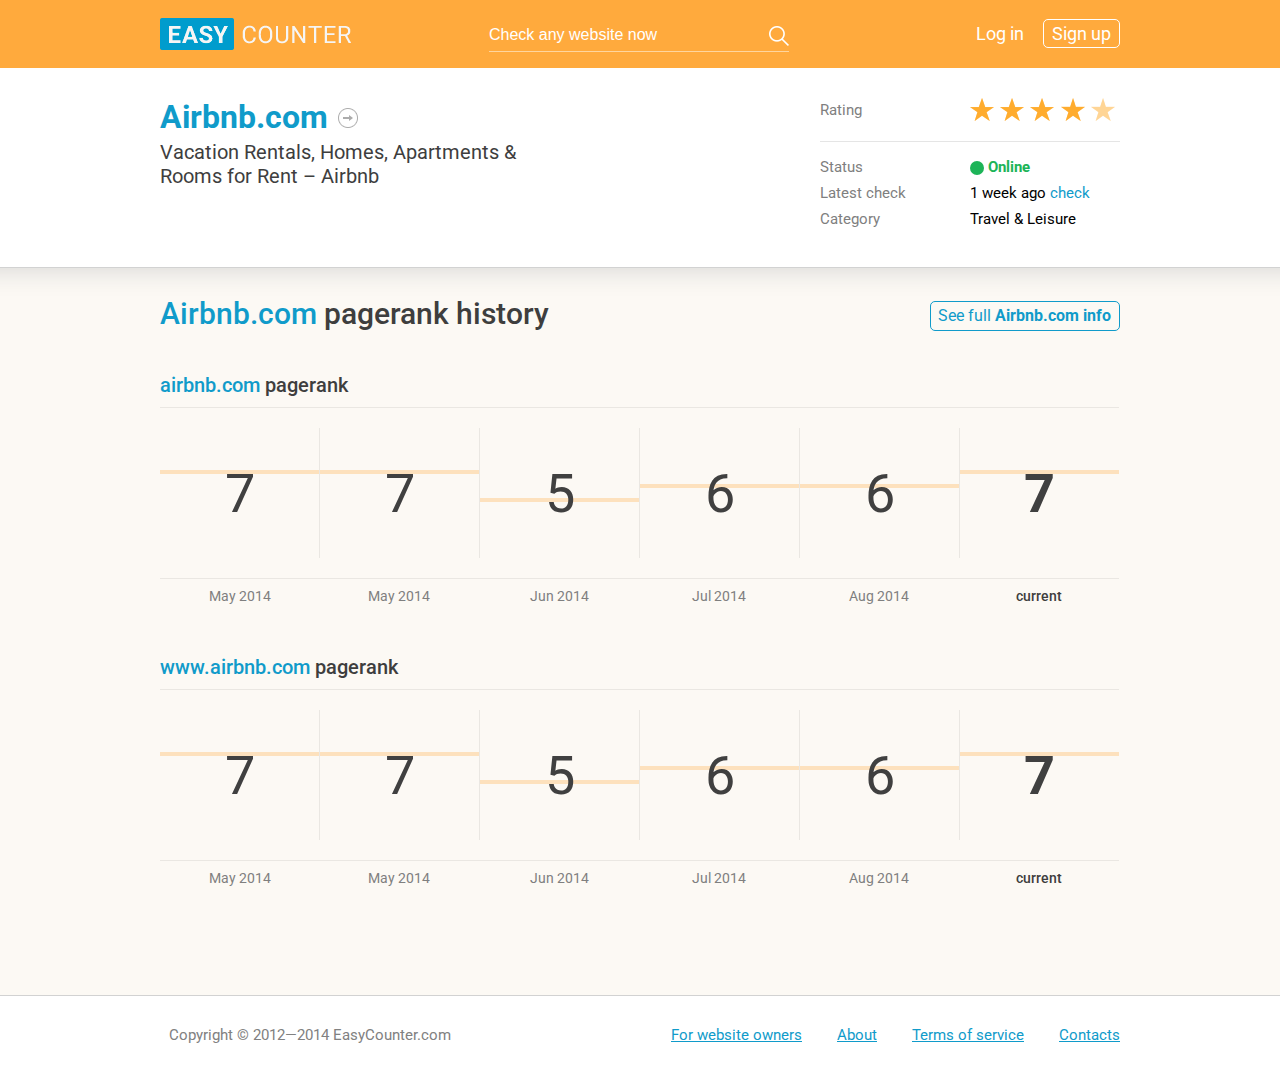
<file: domain_pages_6-10-2014/second_pagerank_history.html>
﻿<!DOCTYPE html>
<html>
<head>
<title>Template Page test_git</title>
<meta http-equiv="Content-Type" content="text/html; charset=utf-8"/>
<link rel="stylesheet" href="css/style.css" media="screen" />
<link rel="stylesheet" href="css/scroll_n.css" media="screen" />
<link href='http://fonts.googleapis.com/css?family=Roboto:400,300,300italic,400italic,500,500italic,700,700italic,900,900italic&subset=latin,cyrillic-ext' rel='stylesheet' type='text/css'>
<script src="js/jquery.js"></script>

<!--<script src="http://ajax.googleapis.com/ajax/libs/jquery/1.3.2/jquery.min.js" type="text/javascript"></script>
<script src="_xprecise/xprecise.min.js" type="text/javascript"></script>
-->

<script src="js/circle-progress.js"></script>
<script src="js/mousewheel.js"></script>
<script src="js/scroll_P.js"></script>

<script src="js/main.js"></script>
<!--[if gte IE 8]>
<link rel="stylesheet" href="css/ie.css" media="screen" />
<![endif]-->
<!--[if lt IE 9]>
   <script>
      document.createElement('header');
      document.createElement('section');
      document.createElement('footer');
      document.createElement('nav');
      document.createElement('article');
      document.createElement('aside');
   </script>
<![endif]-->
</head>
<body>
    <header>
        <div class="inner_wrapper">
            <a href="#" class="logo_main"></a>
            <form class="search_main">
                <input type="text" onblur="if (this.value=='') this.value='Check any website now'" value="Check any website now" onfocus="if (this.value=='Check any website now') this.value='';" onclick="if (this.value=='Check any website now') this.value='';" />
                <a href="#" class="button_search"></a>
            </form>
            
            <nav class="login_in">
                <a href="#">Log in</a>
                <a class="active" href="#">Sign up</a>
            </nav>
    	</div>        
    </header>
    <section class="content">
		<div class="description_site second_page"><!-- description_site -->
            <div class="inner_wrapper">
                <div class="description_text left">
                    <h1><a href="#">Airbnb.com</a></h1>
                    <h2>Vacation Rentals, Homes, Apartments & Rooms for Rent – Airbnb</h2>
                </div>
                <div class="info_site right">
                    <table class="rating_site">
                        <tr>
                            <th>Rating</th>
                            <th><span class="stars_rating star_4"></span></th>
                        </tr>
                        <tr>
                            <td>Status</td>
                            <td><span class="status-online active">Online</span></td>
                        </tr>
                        <tr>
                            <td>Latest check</td>
                            <td>1 week ago <a href="#">check</a></td>
                        </tr>
                        <tr>
                            <td>Category</td>
                            <td>Travel & Leisure</td>
                        </tr>
                    </table>
                </div>
            </div>
        </div><!-- description_site END -->
    
    	<div class="pagerank_history part_sand"><!-- pagerank_history -->
            <div class="inner_wrapper">
                <div class="title_top">
                	<h2 class="title"><a href="#">Airbnb.com</a> pagerank history</h4>
                    <a class="button_top sky_bt" href="#">See full <b>Airbnb.com info</b></a>
                </div>
            	
                <div class="list_stories"><!-- list_stories -->
                	<div class="one_obj_pagerank"><!-- one_obj_pagerank -->
                    	<p class="title"><a href="#">airbnb.com</a> pagerank</p>
                        <div class="table_months">
                        	<div class="wrapper_one_obj">
                                <div class="one_obj_month">
                                    <div class="num_pagerank">
                                        <span>7</span>
                                        <div class="line_pagerank -lh-7"></div>
                                    </div>
                                </div>
                                <div class="month_year">May 2014</div>
                        	</div>
                        
                        	<div class="wrapper_one_obj">
                                <div class="one_obj_month">
                                    <div class="num_pagerank">
                                        <span>7</span>
                                        <div class="line_pagerank -lh-7"></div>
                                    </div>
                                </div>
                                <div class="month_year">May 2014</div>
                        	</div>
                        
                        	<div class="wrapper_one_obj">
                                <div class="one_obj_month">
                                    <div class="num_pagerank">
                                        <span>5</span>
                                        <div class="line_pagerank -lh-5"></div>
                                    </div>
                                </div>
                                <div class="month_year">Jun 2014</div>
                        	</div>
                        
                        	<div class="wrapper_one_obj">
                                <div class="one_obj_month">
                                    <div class="num_pagerank">
                                        <span>6</span>
                                        <div class="line_pagerank -lh-6"></div>
                                    </div>
                                </div>
                                <div class="month_year">Jul 2014</div>
                        	</div>
                        
                        	<div class="wrapper_one_obj">
                                <div class="one_obj_month">
                                    <div class="num_pagerank">
                                        <span>6</span>
                                        <div class="line_pagerank -lh-6"></div>
                                    </div>
                                </div>
                                <div class="month_year">Aug 2014</div>
                        	</div>
                        
                        	<div class="wrapper_one_obj">
                                <div class="one_obj_month">
                                    <div class="num_pagerank">
                                        <span><b>7</b></span>
                                        <div class="line_pagerank -lh-7"></div>
                                    </div>
                                </div>
                                <div class="month_year"><b>current</b></div>
                        	</div>
                        </div>
                    </div><!-- one_obj_pagerank END -->
                
                	<div class="one_obj_pagerank"><!-- one_obj_pagerank -->
                    	<p class="title"><a href="#">www.airbnb.com</a> pagerank</p>
                        <div class="table_months">
                        	<div class="wrapper_one_obj">
                                <div class="one_obj_month">
                                    <div class="num_pagerank">
                                        <span>7</span>
                                        <div class="line_pagerank -lh-7"></div>
                                    </div>
                                </div>
                                <div class="month_year">May 2014</div>
                        	</div>
                        
                        	<div class="wrapper_one_obj">
                                <div class="one_obj_month">
                                    <div class="num_pagerank">
                                        <span>7</span>
                                        <div class="line_pagerank -lh-7"></div>
                                    </div>
                                </div>
                                <div class="month_year">May 2014</div>
                        	</div>
                        
                        	<div class="wrapper_one_obj">
                                <div class="one_obj_month">
                                    <div class="num_pagerank">
                                        <span>5</span>
                                        <div class="line_pagerank -lh-5"></div>
                                    </div>
                                </div>
                                <div class="month_year">Jun 2014</div>
                        	</div>
                        
                        	<div class="wrapper_one_obj">
                                <div class="one_obj_month">
                                    <div class="num_pagerank">
                                        <span>6</span>
                                        <div class="line_pagerank -lh-6"></div>
                                    </div>
                                </div>
                                <div class="month_year">Jul 2014</div>
                        	</div>
                        
                        	<div class="wrapper_one_obj">
                                <div class="one_obj_month">
                                    <div class="num_pagerank">
                                        <span>6</span>
                                        <div class="line_pagerank -lh-6"></div>
                                    </div>
                                </div>
                                <div class="month_year">Aug 2014</div>
                        	</div>
                        
                        	<div class="wrapper_one_obj">
                                <div class="one_obj_month">
                                    <div class="num_pagerank">
                                        <span><b>7</b></span>
                                        <div class="line_pagerank -lh-7"></div>
                                    </div>
                                </div>
                                <div class="month_year"><b>current</b></div>
                        	</div>
                        </div>
                    </div><!-- one_obj_pagerank END -->
                </div><!-- list_stories END -->
                
                
                    
        	</div>
        </div><!-- pagerank_history END -->
    	
        
    	
    </section>
    <footer>
        <div class="inner_wrapper">
        	<p class="copyright">Copyright © 2012—2014 EasyCounter.com</p>
            <nav class="menu_footer">
            	<a href="#">For website owners</a>
            	<a href="#">About</a>
            	<a href="#">Terms of service</a>
            	<a href="#">Contacts</a>
            </nav>
        </div>
    </footer>
</body>
</html>
</file>
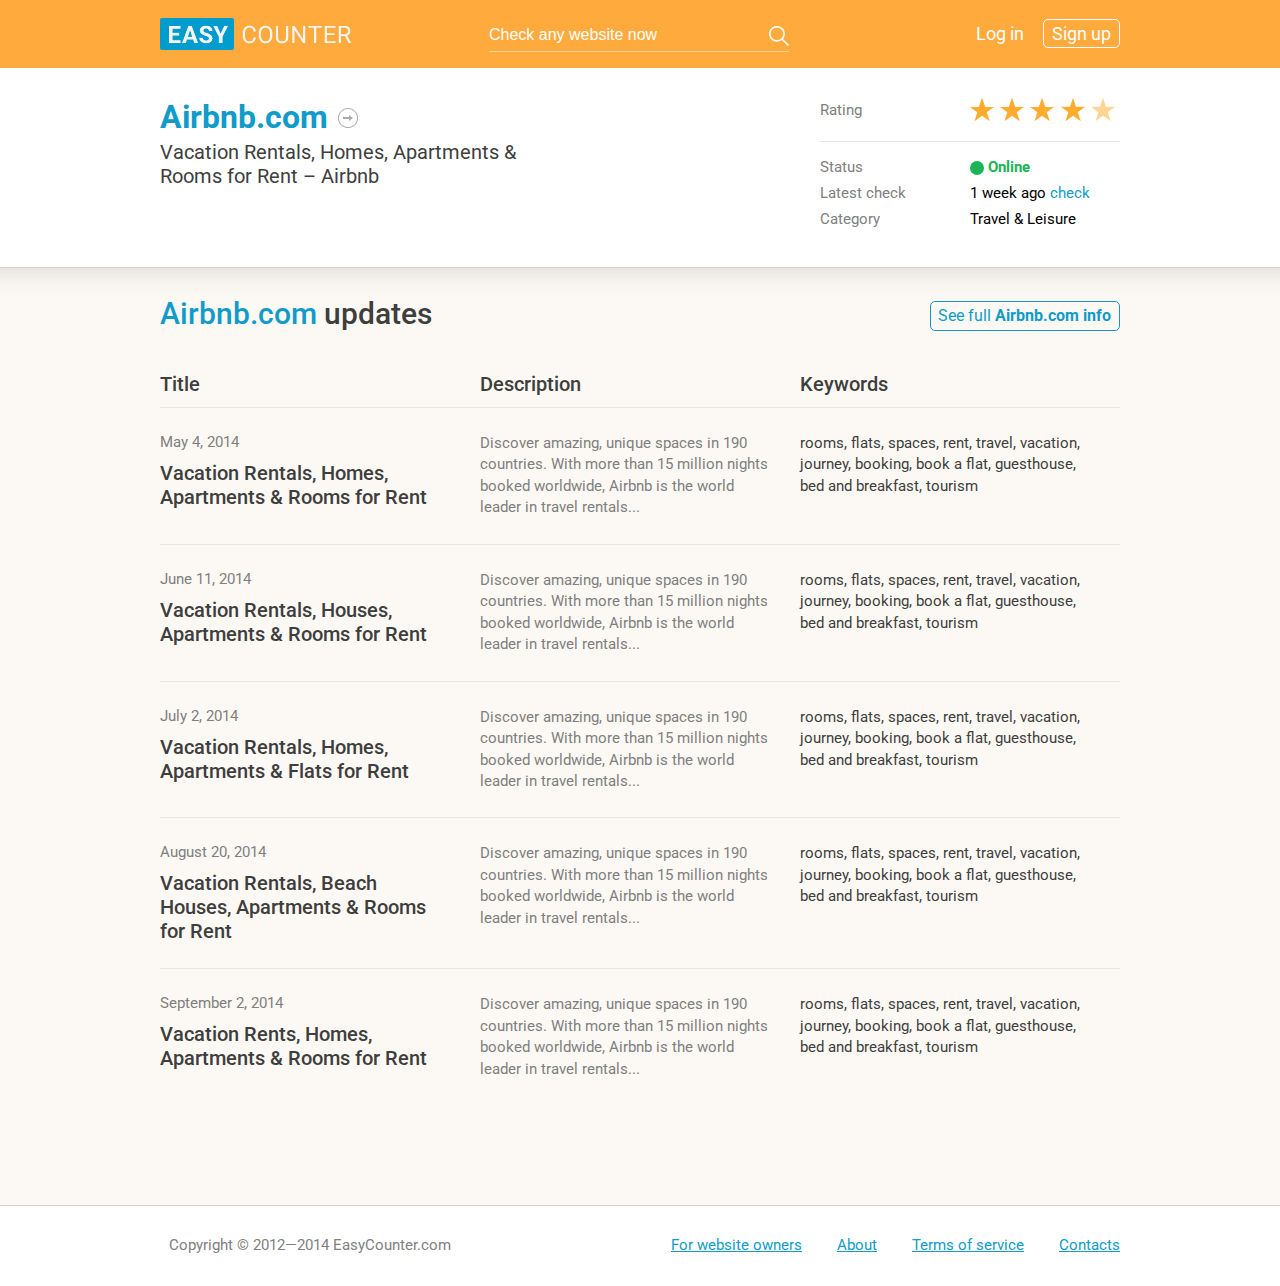
<file: domain_pages_6-10-2014/second_updates.html>
﻿<!DOCTYPE html>
<html>
<head>
<title>Template Page</title>
<meta http-equiv="Content-Type" content="text/html; charset=utf-8"/>
<link rel="stylesheet" href="css/style.css" media="screen" />
<link rel="stylesheet" href="css/scroll_n.css" media="screen" />
<link href='http://fonts.googleapis.com/css?family=Roboto:400,300,300italic,400italic,500,500italic,700,700italic,900,900italic&subset=latin,cyrillic-ext' rel='stylesheet' type='text/css'>
<script src="js/jquery.js"></script>

<!--<script src="http://ajax.googleapis.com/ajax/libs/jquery/1.3.2/jquery.min.js" type="text/javascript"></script>
<script src="_xprecise/xprecise.min.js" type="text/javascript"></script>
-->

<script src="js/circle-progress.js"></script>
<script src="js/mousewheel.js"></script>
<script src="js/scroll_P.js"></script>

<script src="js/main.js"></script>
<!--[if gte IE 8]>
<link rel="stylesheet" href="css/ie.css" media="screen" />
<![endif]-->
<!--[if lt IE 9]>
   <script>
      document.createElement('header');
      document.createElement('section');
      document.createElement('footer');
      document.createElement('nav');
      document.createElement('article');
      document.createElement('aside');
   </script>
<![endif]-->
</head>
<body>
    <header>
        <div class="inner_wrapper">
            <a href="#" class="logo_main"></a>
            <form class="search_main">
                <input type="text" onblur="if (this.value=='') this.value='Check any website now'" value="Check any website now" onfocus="if (this.value=='Check any website now') this.value='';" onclick="if (this.value=='Check any website now') this.value='';" />
                <a href="#" class="button_search"></a>
            </form>
            
            <nav class="login_in">
                <a href="#">Log in</a>
                <a class="active" href="#">Sign up</a>
            </nav>
    	</div>        
    </header>
    <section class="content">
		<div class="description_site second_page"><!-- description_site -->
            <div class="inner_wrapper">
                <div class="description_text left">
                    <h1><a href="#">Airbnb.com</a></h1>
                    <h2>Vacation Rentals, Homes, Apartments & Rooms for Rent – Airbnb</h2>
                </div>
                <div class="info_site right">
                    <table class="rating_site">
                        <tr>
                            <th>Rating</th>
                            <th><span class="stars_rating star_4"></span></th>
                        </tr>
                        <tr>
                            <td>Status</td>
                            <td><span class="status-online active">Online</span></td>
                        </tr>
                        <tr>
                            <td>Latest check</td>
                            <td>1 week ago <a href="#">check</a></td>
                        </tr>
                        <tr>
                            <td>Category</td>
                            <td>Travel & Leisure</td>
                        </tr>
                    </table>
                </div>
            </div>
        </div><!-- description_site END -->
    
    	<div class="updates part_sand"><!-- updates -->
            <div class="inner_wrapper">
                <div class="title_top">
                	<h2 class="title"><a href="#">Airbnb.com </a> updates</h4>
                    <a class="button_top sky_bt" href="#">See full <b>Airbnb.com info</b></a>
                </div>
            	
				<table class="table_updates">
                	<tr>
                    	<th>Title</th>
                    	<th>Description</th>
                    	<th>Keywords</th>
                    </tr>
                    <tr>
                    	<td>
                        	<p class="-n-date">May 4, 2014</p>
                            <p class="title">Vacation Rentals, Homes,
Apartments & Rooms for Rent</p>
                        </td>
                    	<td>
                        	<p class="desc">Discover amazing, unique spaces in 190 countries. With more than 15 million nights booked worldwide, Airbnb is the world leader in travel rentals...</p>
                        </td>
                    	<td>
                        	<p class="keyws">rooms, flats, spaces, rent, travel, vacation, journey, booking, book a flat, guesthouse, bed and breakfast, tourism</p>
                        </td>
                    </tr>
                    <tr>
                    	<td>
                        	<p class="-n-date">June 11, 2014</p>
                            <p class="title">Vacation Rentals, Houses,
Apartments & Rooms for Rent</p>
                        </td>
                    	<td>
                        	<p class="desc">Discover amazing, unique spaces in 190 countries. With more than 15 million nights booked worldwide, Airbnb is the world leader in travel rentals...</p>
                        </td>
                    	<td>
                        	<p class="keyws">rooms, flats, spaces, rent, travel, vacation, journey, booking, book a flat, guesthouse, bed and breakfast, tourism</p>
                        </td>
                    </tr>
                    <tr>
                    	<td>
                        	<p class="-n-date">July 2, 2014</p>
                            <p class="title">Vacation Rentals, Homes,
Apartments & Flats for Rent</p>
                        </td>
                    	<td>
                        	<p class="desc">Discover amazing, unique spaces in 190 countries. With more than 15 million nights booked worldwide, Airbnb is the world leader in travel rentals...</p>
                        </td>
                    	<td>
                        	<p class="keyws">rooms, flats, spaces, rent, travel, vacation, journey, booking, book a flat, guesthouse, bed and breakfast, tourism</p>
                        </td>
                    </tr>
                    <tr>
                    	<td>
                        	<p class="-n-date">August 20, 2014</p>
                            <p class="title">Vacation Rentals, Beach Houses,
Apartments & Rooms for Rent</p>
                        </td>
                    	<td>
                        	<p class="desc">Discover amazing, unique spaces in 190 countries. With more than 15 million nights booked worldwide, Airbnb is the world leader in travel rentals...</p>
                        </td>
                    	<td>
                        	<p class="keyws">rooms, flats, spaces, rent, travel, vacation, journey, booking, book a flat, guesthouse, bed and breakfast, tourism</p>
                        </td>
                    </tr>
                    <tr>
                    	<td>
                        	<p class="-n-date">September 2, 2014</p>
                            <p class="title">Vacation Rents, Homes,
Apartments & Rooms for Rent</p>
                        </td>
                    	<td>
                        	<p class="desc">Discover amazing, unique spaces in 190 countries. With more than 15 million nights booked worldwide, Airbnb is the world leader in travel rentals...</p>
                        </td>
                    	<td>
                        	<p class="keyws">rooms, flats, spaces, rent, travel, vacation, journey, booking, book a flat, guesthouse, bed and breakfast, tourism</p>
                        </td>
                    </tr>
                </table>               
                
                    
        	</div>
        </div><!-- updates END -->
    	
        
    	
    </section>
    <footer>
        <div class="inner_wrapper">
        	<p class="copyright">Copyright © 2012—2014 EasyCounter.com</p>
            <nav class="menu_footer">
            	<a href="#">For website owners</a>
            	<a href="#">About</a>
            	<a href="#">Terms of service</a>
            	<a href="#">Contacts</a>
            </nav>
        </div>
    </footer>
</body>
</html>
</file>
<file: domain_pages_6-10-2014/css/style.css>
*, html, body, ul, ol, dl, li, dt, dd {margin:0px; padding:0px;}
html {height: 100%;}
body {min-height: 100%; position: relative; margin: auto; font-family: 'Roboto', sans-serif; font-size:15px}
h1,h2,h3,h4,h5,h6 { font-weight:normal }
a {outline: none; color:#109bca}
a:hover {text-decoration: none;}
img {border: none; display: block;}
/*@media all and (-webkit-min-device-pixel-ratio:0) {
body{font-family:serif !important }
}*/
/*noindex:-o-prefocus,  body {font-family:serif !important }
@-moz-document url-prefix()
{
	.n-surly_info_foot { height:36px !important }
	.n-surly_info_foot_form { margin:1px 0 0 9px}
}
*/
.-n-mobile-tabl.navigation { display:none !important }
li {list-style-type:none;}
.title_top:after, .description_site:after, .inner_wrapper:after, .wrapper_G_Y:after, .wrapper_tables:after, .traffic:after, .row_social:after, .server_DNS .row_tables:after, .list_sites_similar:after, .dns_records:after, .table_months:after, .general:after { content:''; clear:both; display:block}
table {border-collapse:collapse; border-spacing:0;}
.left {float: left; }
.right {float: right; }
/*HTML5*/
header, section, footer, nav, article, aside {display: block;} 

/*---HEADER---*/
header {
	background:#ffaa3d;
	min-width:1000px;
	}
	header .inner_wrapper {
		height: 68px
		}
	header .logo_main {
		display:block;
		width:192px;
		height:32px;
		position:absolute;
		background:url(../img/logo.png) no-repeat;
		top:18px;
		left:20px;
		}
		header .search_main {
			border-bottom: 1px solid #ffd59e;
			left: 349px;
			position: absolute;
			width: 300px;
			top: 18px;
		}
		.search_main input { 
			background:none;
			border:none;
			height:33px;
			font-size:15px;
			color:#fff;
			width:275px;
			padding:0 30px 0 0;
			font-size:16px;
		}
		.search_main .button_search {
			display:block;
			position:absolute;
			top:8px;
			right:0;
			width:20px;
			height:20px;
			background:url(../img/icon_search.png) no-repeat
			}
		.login_in {
			position: absolute;
			right: 20px;
			top: 18px;
		}
		.login_in .active, .login_in a:hover {
			border: 1px solid #fff;
			padding: 3px 8px;
		}
		.login_in .active {
			opacity:1 !important
			}
		.login_in a:hover {
			opacity: 0.8
			}
		.login_in a {
			border: none;
			border-radius: 5px;
			color: #fff;
			font-size: 18px;
			line-height: 32px;
			padding: 4px 9px;
			text-decoration: none;
		}
		.login_in a {
			margin:0 6px 0 0
			}
		.login_in a + a {
			margin:0
			}
.inner_wrapper {
	width:960px;
	padding:0 20px;
	position:relative;
	margin:auto;
	clear:both
	}
/*---CONTENT---*/
section {
padding: 0 0 80px	
}
.part_sand {
	background:#fcf9f4;
	clear:both;
	min-width:1000px;
	border-bottom:1px solid #d2d2d2
	}
.part_white {
	background:#fff;
	clear:both;
	min-width:1000px;
	border-bottom:1px solid #d2d2d2
	}
.description_site {
	border-bottom:1px solid #d2d2d2;
	min-width:1000px;
}
.description_text.left {
	width:380px;
	margin:30px 0 0
	}
	.description_text.left h1 {
		font-weight:bold;
		font-size:32px
		}
	.description_text.left h2 {
		font-size:20px;
		margin:4px 0 9px;
		color:#3e3e3e
		}
	.description_text.left p {
		color:#7f7f7f;
		font-size:16px;
		line-height:150%
		}
		.description_text.left h1 a {
			text-decoration:none;
			color:#109bca;
			padding:0 30px 0 0;
			background:url(../img/icon_link.png) 100% 55% no-repeat;
			}
		.description_text.left h1 a:hover {
			text-decoration:underline
			}
.screenshot_site.right {
	margin:30px 0 0
	}
	.screenshot_site.right span {
		box-shadow: 0 8px 19px -1px #ccc;
	    -webkit-box-shadow: 0 8px 19px -1px #ccc;
		-moz-box-shadow: 0 8px 19px -1px #ccc;
		display: block;
		height: 180px;
		overflow: hidden;
		width: 300px;
	}
.info_site {
	clear:both
	}
	.info_site table {
		width:300px;
		float:left;
		font-size:15px;
		margin:30px 0 50px
		}
	.info_site table + table {
		margin:30px 0 0 30px
		}
	.info_site table th {
		color:#7f7f7f;
		text-align:left;
		font-weight:normal;
		height:63px;
		border-bottom:1px solid #e5e5e5
		}	
	.info_site table a:hover {
		text-decoration:underline
		}
	.info_site table a {
		color:#109bca;
		text-decoration:none;
		font-weight:normal
		}
	.info_site table th + th {
		font-size:32px;
		color:#474747;
		}	
	.info_site table td {
		color:#7f7f7f;
		padding: 4px 0
		}	
	.info_site table td + td {
		color:#000;
		}
	.info_site table tr + tr td {
		padding: 16px 0 4px
	}
	.info_site table tr + tr + tr td {
		padding: 4px 0
	}
	.global_rank_site td {
		width: 205px
		}
	.global_rank_site td + td {
		width:auto
		}
	.rating_site td {
		width:150px;
		}
	.rating_site td + td {
		width:auto;
		}
	.status-online {
		position:relative;
		color:red;
		font-weight:bold;
		padding:0 0 0 18px;	
		}
	.status-online.active {
		color:#1db458
		}
	.status-online:before {
		content:'';
		display:block;
		position:absolute;
		width:14px;
		height:14px;
		border-radius:14px;
		-moz-border-radius:14px;
		-ms-border-radius:14px;
		-webkit-border-radius:14px;
		top:3px;
		left:0;
		background:red
		}
	.status-online.active:before {
		background:#1db458
		}
	.info_site table.name_site td strong {
		color:#7f7f7f;
		font-weight:normal
		}
		.name_site p {
			display: inline-block;
			height: 86px;
			overflow: hidden;
			width: 300px;
		}
	.info_site table.name_site td {
		color: #3e3e3e;
		line-height: 190%;
		padding: 13px 0 4px;
	}		
	.stars_rating { 
		display:inline-block;
		height:23px;
		width:0;
		position:relative;
		background:url(../img/icon_stars.png) no-repeat;
	}
	.stars_rating.star_1 { 
		width:28px
	}
	.stars_rating.star_2 { 
		width:60px
	}
	.stars_rating.star_3 { 
		width:90px
	}
	.stars_rating.star_4 { 
		width:120px
	}
	.stars_rating.star_5 { 
		width:145px
	}
	.stars_rating:before { 
		content:'';
		display:block;
		position:absolute;
		top:0;
		left:0;
		opacity:0.5;
		width:145px;
		height:23px;
		background:url(../img/icon_stars.png) no-repeat
	}
/* popular_countries */
.popular_countries	{
	}
.title_top .title {
	font-size: 30px;
	color:#3e3e3e;
	font-weight:500;
	float:left;
	}
.title_top {
  padding: 28px 0 0;
}
.title_top .button_top {
	border: 1px solid;
	border-radius: 5px;
	float: right;
	font-size: 16px;
	margin: 5px 0 0;
	padding: 4px 8px 5px 7px;
	text-decoration: none !important;
}

.button_top.orange_bt:hover {
	background:#ffaa3d;
	color:#fff
	}
.button_top.orange_bt {
	color:#ffaa3d;
	}
.button_top.sky_bt:hover {
	background:#109bca;
	color:#fff
	}
.button_top.sky_bt {
	color:#109bca;
}
	.part_sand.popular_countries {
	height: 628px
	}
.description_txt {
	color: #7f7f7f;
	padding: 10px 0;
	width: 365px;
	font-size:16px;
	line-height: 150%;
}
.popular_countries .map_img { 
	width:629px;
	height:419px;
	overflow:hidden
}
.table-medium {
	}
	.table-medium .title, .competitors_info .title, .round_statistics .title, .social_metrics .title-traffic, .popular_post .title {
		font-size:20px;
		color:#3e3e3e;
		padding:10px 0;
		border-bottom:1px solid #e2e0db
		}
.list_countries {
  margin: 30px 0 0;
}
	.list_countries table {
		width:300px;
		margin:9px 0 0
		}
		.list_countries table td {
			color:#3e3e3e;
			padding:6px 0;
			}
		.list_countries table td + td {
			width:100%;
			padding:6px 9px
			}
		.list_countries table td + td + td {
			color:#000;
			font-weight:bold;
			width:auto
			}
		.list_countries .flag_icon {
			display:inline-block;
			width:16px;
			height:11px;
			background-repeat:no-repeat;
			background-position:50% 50%
			}
		.table-medium.-t-countries.-t-rank td + td {
			padding:6px 20px 6px 9px
			}
		.table-medium.-t-countries {
			margin:0 0 28px
			}
		.table-medium.-t-countries tr {
			cursor:pointer
			}
		.table-medium.-t-countries tr:hover {
			background:#f6f3ee;
			}
			
			
/*diagram_site*/
.diagram_site .description_txt {
	width:500px;
	margin:0 0 22px
	}
.diagram_site {
	width:630px;
	float:left;
	margin:0 0 26px
	}
.part_white.competitors_info {
	clear: none;
	border-bottom:none;
	margin: 80px 0 26px;
	min-width:300px;
	width: 300px;
}
.diagram_site .object_one {
	margin:0 0 42px;
	height:203px
	}
	.diagram_img img + img { display:none } 
	.diagram_site .object_one .diagram_img {
		color: #3e3e3e;
		font-size: 20px;
		margin: 16px 0 0;
		}
		.diagram_site .object_one .title {
			font-size:20px;
			color:#3e3e3e;
			position:relative;
			padding:0 0 10px;
			border-bottom:1px solid #ececec
			}
			.diagram_site .object_one nav, .dns_menu { 
			position:absolute;
			top:0;
			right:0
			}
				.diagram_site .object_one nav a, .dns_menu a { 
				font-size:15.5px;
				color:#7f7f7f;
				margin:0 15px 0 0;
				text-decoration:none;
				padding:0 0 12px;
				position:relative
				}
				.diagram_site .object_one nav a:hover, .dns_menu a:hover {
					color:#109bca	
				}
				.diagram_site .object_one nav a.active, .dns_menu a.active {
					color:#e54700
				}
				.diagram_site .object_one nav a.active:before, .dns_menu a.active:before { 
				content:'';
				display:block;
				height:2px;
				width:100%;
				position:absolute;
				background:#e54700;
				bottom:0;
				left:0;
				}
				.menu_month_left_2 {
					float: left;
					margin:15px 0 0;
					position: relative !important;
					width: 180px;
				}
					.menu_month_left_2 a {
					  clear: both;
					  float: left;
					  margin: 0 0 10px !important;
					  padding: 0 !important;
					}
					.menu_month_left_2 a.active:before {
					display:none !important
					}
					.competitors_info .title {
						position:relative
					}
					.competitors_info .worldwide {
						border-bottom: 1px dotted;
						color: #e54700;
						font-size: 16px;
						line-height: 105%;
						position: absolute;
						right: 18px;
						text-decoration: none;
						top: 15px;
					}
					.competitors_info .worldwide:hover {
						border:none
					}
					.rank_and_visitors {
						width: 100%;
						margin:15px 0 0
						}
					.rank_and_visitors th {
						text-align:left;
						font-size:13px; 
						color:#7f7f7f;
						text-transform:uppercase;
						font-weight:normal
						}
					.rank_and_visitors td {
						border-bottom: 1px solid #e2e0db;
						font-size: 18px;
						font-weight: 500;
						padding: 12px 0;
						vertical-align: top;
						width: 40px;
					}
					.rank_and_visitors td + td {
						font-weight:normal;
						color:#3e3e3e;
						line-height:165%;
						font-size:15px
						}
					.rank_and_visitors td a:hover {
						text-decoration:underline
						}
					.rank_and_visitors td a {
						font-size:18px;
						text-decoration:none
						}
					.rank_and_visitors .active td {
						color:#e54700
						}
					.rank_and_visitors .active a {
						color:#e54700
						}
					.rank_and_visitors .active td + td {
						color:#3e3e3e;
						}
					.rank_and_visitors .-seper-r { color:#adadad }
					.rank_and_visitors td + td span { color:#000 }

.subdomains_info .table-medium.-t-mywot {
	width: 629px;
	margin:30px 0 74px
	}
	.subdomains_info .table-medium.-t-mywot table {
	width:100%;
	margin:7px 0 0
	}
		.subdomains_info .table-medium.-t-mywot table td {
			width:180px;
			padding:6px 0
		}
		.subdomains_info .table-medium.-t-mywot table td + td {
			color:#3e3e3e;
			font-weight:bold;
			width:50px;
			text-align:right
		}
		.subdomains_info .table-medium.-t-mywot table td + td + td {
			padding: 6px 0 6px 30px;
			width: 221px;
		}
		.table-medium.-t-mywot table a {
		text-decoration:none
		}
		.table-medium.-t-mywot table a:hover {
		text-decoration:underline
		}
		.progress_bar_subdomains {
			background:#109bca;
			height:6px
			}
.round_statistics {
	width:300px;
	height:250px;
	margin:30px 0 0;
	position:relative
	}
	.timer_round {
		height: 100px;
		position: absolute;
		right: 16px;
		top: 110px;
		width: 100px;
	}
	.round_info {
		margin: 6px 0 0
		}
	.round_info p {
		font-size:38px;
		color:#3e3e3e
		}
	.round_info a {
		text-decoration:none
		}
	.round_info a:hover {
		text-decoration:underline
		}
	.round_img {
		clip: rect(0px, 100px, 100px, 50px);
		height: 100px;
		right: 0;
		position: absolute;
		width: 100px;
	}	
	.round_img {
	  transform: rotate(116.28deg);
	}	
	
	
	.round_img span {
  border-radius: 100px;
  clip: rect(0px, 50px, 100px, 0px);
  height: 100px;
  position: absolute;
  width: 100px;
}	

.round_img span {
  background-color: blue;
  border-color: blue;
  transform: rotate(109.8deg);
}

/*seo_info*/
.seo_info .inner_wrapper {
	margin:0 auto 70px
	}
	.Ranks_site {
			width: 630px;
			margin:30px 0 0
		}
		.Ranks_site .top {
			border-bottom: 1px solid #ececec;
			padding:10px 0
			}
			.Ranks_site .top > span {
				font-size:20px;
				font-weight:500;
				color:#3e3e3e
				}
				.Ranks_site .top > a:hover {
					text-decoration:underline
				}
				.Ranks_site .top > a, .see_more_updates {
					float: right;
					font-size: 16px;
					position: relative;
					text-decoration: none;
					top: 4px;
				}
		.Ranks_site {
			}
			.wrapper_G_Y {
				border-bottom: 1px solid #ececec;
				padding:20px 0 
				}
				.wrapper_G_Y span {
					display: block;
					float: right;
					max-width: 265px;
					padding: 25px 33px 0 15px;
				}
				.wrapper_G_Y p {
					font-size:54px;
					color:#404040;
					line-height:124%
				}
				.wrapper_G_Y small {
					font-size: 15px;
					color:#7f7f7f
				}
				.wrapper_G_Y .google_view {
					position:relative;
					width:315px;
				}
				.wrapper_G_Y .google_view:after, .wrapper_G_Y .yandex_view:after {
					content:'';
					display:block;
					position:absolute;
					top:8px;
					left:14px;
					background-image:url(../img/icons_yandex_google.jpg)
				}
				
				.wrapper_G_Y .google_view:after {
					width:93px;
					height:32px;
					background-position:0 -53px;
				}
				.wrapper_G_Y .yandex_view {
					position:relative;
					width:314px;
					border-left: 1px solid #ececec;
				}
				.wrapper_G_Y .yandex_view:after {
					width:72px;
					height:28px;
					background-position:-11px -4px;
					top:4px !important;
				}
	.Ranks_site .wrapper_tables {
		margin:47px 0 0
		}
	.Ranks_site .wrapper_tables .table-medium {
		width:300px;
		}
		.Ranks_site .wrapper_tables .table-medium table {
		margin:6px 0 0
		}
		.Ranks_site .wrapper_tables .table-medium span.-r- {
		font-size: 15px;
		color:#7f7f7f;
		padding:0 1px 0 0;
		float:right;
		position:relative;
		top: 4px
		}
		.-t-t_links span.-r- {
			padding:0 14px 0 0 !important
			}
		.Ranks_site .wrapper_tables .table-medium td {
		width:100%;
		color:#3e3e3e;
		padding:6px 0
		}
		.Ranks_site .wrapper_tables .table-medium td + td {
		font-weight:bold;
		text-align:right;
		color:#000
		}
		
		.Ranks_site .wrapper_tables .table-medium.-t-t_links td + td {
			width:150px;
			text-align:center
		}
		.Ranks_site .wrapper_tables .table-medium.-t-t_links td {
			width:450px
		}
		.Ranks_site .wrapper_tables .table-medium td a, .table-medium.-t-registar_status td a, .list_parsed_domain a, .detail_dns_table a, .list_sites_similar li .title {
		text-decoration:none
		}
		.Ranks_site .wrapper_tables .table-medium td a:hover, .see_more_updates:hover, .table-medium.-t-registar_status td a:hover, .list_parsed_domain a:hover, .detail_dns_table a:hover, .list_sites_similar li .title:hover {
		text-decoration:underline
		}
.table-medium.-t-history_info {
	width: 300px;
	margin:30px 0 0
	}
	.list_history {
		margin:15px 0 25px
	}	
	.list_history li time {
		font-size:13px;
		color:#7f7f7f;
		text-transform:uppercase
	}	
	.list_history li {
		margin:0 0 20px
	}	
	.see_more_updates {
		float:none	
	}	
	.site_name {
		float: right;
		height: 32px;
		margin: 5px 2px 0 0;
		position: relative;
		width: 298px;
		display:none
	}
	.site_name input {
		border:1px solid #cacaca;
		width: 264px;
		height:30px;
		line-height:30px;
		border-radius:4px;
		font-size:16px;
		color:#3e3e3e;
		padding:0 27px 0 7px
	}
	.site_name .button_enter {
		background: url("../img/icon_enter.png") no-repeat scroll 2px 50% rgba(0, 0, 0, 0);
		display: block;
		height: 31px;
		position: absolute;
		right: -1px;
		top: 0;
		width: 24px;
	}	
	.site_name .button_enter:hover, .search_main .button_search:hover {
	opacity:0.8
	}
.domain_whois .inner_wrapper {
	margin:0 auto 60px
	}
.general.left {
	margin:30px 0 0
	}
.table-medium.-t-creation_time	 {
	width:630px
	}
	.table-medium.-t-creation_time table {
		margin:13px 0 20px;
		width:100%
		}
	.table-medium.-t-registar_status table, .table-medium.-t-domain_availability table {
		width:100%;
		margin:9px 0 0
		
	}
	.table-medium.-t-creation_time	th, .table-medium.-dns- ul li p {
		font-size:28px;
		font-weight:normal;
		width:50%;
		text-align:left;
		color:#3e3e3e
		}
	.table-medium.-t-creation_time	th + th, .table-medium.-t-creation_time	td + td {
		padding:0 0 0 15px
	}
	.table-medium.-t-creation_time	td, .table-medium.-dns- ul li small {
		color:#7f7f7f;
		width:50%
		}
	.table-medium.-t-registar_status, .table-medium.-t-domain_availability {
		width: 300px;
		margin:30px 0 0
		}
		.table-medium.-t-registar_status td {
			color:#7f7f7f;
			vertical-align:top;
			width:103px;
			padding:6px 0
			}	
		.table-medium.-t-registar_status td p {
			margin:0 0 6px
			}
		.table-medium.-t-registar_status td + td {
			color:#3e3e3e
			}
		.parsed  {
			margin: 30px 0 0
			}
		.table-medium.-t-domain_availability td + td {
			text-align:right;
			padding:6px 11px
			}
		.table-medium.-t-domain_availability td {
			color:#3e3e3e;
			padding:6px 0;
			}
		.-c-red {
			color:#e54700 !important
			}
		.-c-green {
			color:#1db458 !important
			}
		.list_parsed_domain {
			margin:15px 0 36px
			}
		.list_parsed_domain li {
			margin:0 0 12px
			}
		.list_parsed_domain span {
			color:#7f7f7f;
			padding:0 6px 0 0
			}
		.ad {
			border:1px solid #e3e2e2;
			border-radius:5px
			}
			
.social_engagement .inner_wrapper {
	margin: 0 auto 45px
	}
	.social_metrics {
		width:630px;
		margin:30px 0 0
		}		
		.traffic {
			margin:30px 0 0;
			border-bottom:1px solid #ececec;
			height:181px;
			position:relative
			}
			.perc_soc {
			width:330px;
			float:left;
			padding:70px 0 0
			}
			.social_round {
			height: 100px;
			position: absolute;
			top: 55px;
			width: 100px;
			left: 168px;
			}
			.traffic .perc_soc > p {
			font-size: 38px;
			color:#3e3e3e;
			line-height:115%
			}
			.traffic .perc_soc > small {
			font-size:15px;
			color:#7f7f7f;
			width:140px;
			display:inline-block
			}
			.social_icons {
				width:300px;
				float:right
				}
				.social_icons ul {
					width:50%;
					float:left;
					position:relative;
					padding:50px 0 0 0
					}
				.row_social ul {
					width:20%;
					float:left;
					position:relative;		
					padding:105px 0 0 0;
					margin:0 0 0 40px
					}
				.google_icon {
					margin:0 !important
					}
				.social_icons ul:after, .row_social ul:after {
					content:'';
					display:block;
					position:absolute;
					top:0;
					left:0;
					background-image:url(../img/sprite_social_icons.png);
					background-repeat: no-repeat
					}
				.row_social {
					margin:30px 0 0
					}
					.social_icons li p, .row_social li p {
						font-size:26px;
						font-weight:500;
						line-height:106%
						}
					.social_icons li small, .row_social li small {
						color:#7f7f7f;
						font-size:15px;
						}
					.facebook_icon:after {
						width:35px;
						height:35px;
						}
					.facebook_icon li + li {
						margin: 10px 0 0
						}
					.facebook_icon li p {
						color:#3b5999;
						}
					.google_icon li p {
						color:#dd4b39;
						}
					.in_icon li p {
						color:#017fb2;
						}
					.pins_icon li p {
						color:#ca2027;
						}
					.stumble_icon li p {
						color:#f04e23;
						}
				.tw_icon {
					padding: 105px 0 0 18px !important;
					width: auto !important;
				}	
				.tw_icon:after {
						width:42px;
						left:19px !important;
						height:35px;
						background-position:0 -107px
						}
					.tw_icon li p {
						color:#01bbf6
						}
					.google_icon:after {
						width:36px;
						height:36px;
						background-position:0 -35px;
						}
					.in_icon:after {
						width:36px;
						height:36px;
						background-position:0 -178px
						}		
					.pins_icon:after {
						width:36px;
						height:36px;
						background-position:0 -71px
						}
					.stumble_icon:after {
						width:36px;
						height:36px;
						background-position:0 -142px
						}
					.popular_post {
						width:300px;
						margin:30px 0 0
						}
					.plugin_block {
						margin:24px 0
						}
.server_DNS .row_tables {
	margin:30px 0 0
	}
.table-medium.-dns- {
	width: 300px
	}
.table-medium.-dns- + .table-medium.-dns- {
	margin: 0 0 0 30px
	}			
	.table-medium.-dns- ul {
		margin: 13px 0 0 0
		}	
		.table-medium.-dns- ul li {
			margin:0 0 19px
			}	
		.table-medium.-dns- ul li p {
			width: auto !important
			}	
		.table-medium.-dns- ul li small {
			width: auto !important;
			font-size: 15px
			}	
		.list_servers {
			margin:15px 0 0 !important
			}
		.list_servers li {
			color:#3e3e3e;
			font-size:15px;
			margin:0 0 12px !important
			}
.server_DNS .inner_wrapper {
	margin:0 auto 64px
	}
	
.table-dns-inner {
	overflow:auto;
	width:633px;
	height:128px;
	outline:none;
	padding:0;
	margin:10px 0 0
	}
	.jspPane table {
	position:relative;
	
	}
	.jspPane table tr:first-child td {
		padding-top:  0
		}
	.jspPane table tr:last-child td {
		padding-bottom:  0
		}
.dns_menu {
	right: 12px !important
	}
	.dns_menu a { margin-right:14px !important }
.dns_records {
	margin: 42px 0 0
	}	
	.dns_records .title {
	border-bottom: 1px solid #ececec;
	color: #3e3e3e;
	font-size: 20px;
	padding: 0 0 10px;
	position: relative;
	width:630px
	}	
	.dns_records .title p {
		color: #3e3e3e;
		font-size: 20px;
		}		
	.wrapper_dns_table {
		margin:10px 0 0;
		width:630px
		}	
		.table-dns table {
			width:100%;
			}
		.table-dns th {
			font-size:13px;
			font-weight:normal;
			text-align:left;
			padding: 5px 0;
			text-transform:uppercase;
			color:#7f7f7f;
			width:180px
			}	
		.table-dns td, .table-dns th {
			width:180px
			}
		.table-dns td {
			color:#3e3e3e;
			padding: 5px 0 7px 0;
			}
		.table-dns td + td, .table-dns th + th {
			width:268px;
			}
		.table-dns td + td + td, .table-dns th + th + th {
			width:83px
			}
		.table-dns td + td + td + td, .table-dns th + th + th + th {
			width:auto;
			padding:0 25px 0 0
			}
		.detail_dns_table {
			width: 300px
			}
			.detail_dns_table .title {
				width:auto
				}
			.detail_dns_table ul {
				margin:15px 0 0
				}
			.detail_dns_table li {
				margin:0 0 12px
				}	
				.part_white.safety_site	 {
					padding: 0 0 54px
					}
.safety_site .table-medium {
	width:300px;
	margin:30px 0 0;
	float: left
	}			
	.safety_site .table-medium + .table-medium {
		margin:30px 0 0 30px
		}	
	.safety_site .table-medium th {
		width:100%;
		text-align:left;
		border-bottom:1px solid #ececec;
		padding:10px 0;
		color:#7f7f7f;
		font-weight:normal
		}		
	.safety_site .table-medium th + th {
		width:auto;
		text-align:right
		}
	.safety_site .table-medium th b {
		font-size: 32px;
		color:#249b00;
		padding:0 20px
		}	
	.safety_site .table-medium td {
		color:#7f7f7f;
		text-align:left;
		width:178px !important;
		padding:16px 0 6px
		}
	.safety_site .table-medium tr + tr + tr td {
		padding:6px 0
		}
	.safety_site .table-medium td + td {
		color:#3e3e3e;
		font-weight:bold;
		width:31px !important;
		}
	.safety_site .table-medium td + td + td {
		font-weight:normal;
		text-align:left;
		padding:16px 23px 6px 0
		}
	.-t-siteadvisor td {
		padding:3px 0 !important
		}
	.-cc-green {
		color:#249b00 !important
		}	
	.-cc-red {
		color:#ff0000 !important
		}	
		
		
.wrapper_DL {
	height:76px;
	padding:20px 0;
	}	
.wrapper_DL > div {
	float:left;
	text-align:center;
	height:100%
	}
	.wrapper_DL > div p {
		font-size:32px;
		font-weight:500;
		margin:0 0 7px
	}
	.wrapper_DL > div small {
		color:#7f7f7f;
		font-size:15px;
		font-weight:normal
	}
.wrapper_DL .likes {
	width:140px;
	}
	.wrapper_DL > div.likes p {
		color:#249b00
	}
.wrapper_DL .dislikes {
	width:159px;
	border-left:1px solid #ececec
	}	
	.wrapper_DL > div.dislikes p {
		color:#ff0000
	}
	.like-n-, .dislike-n- {
		display:inline-block;
		width:29px;
		height:24px;
		margin:0 3px;
		background-image:url(../img/sprite_social_icons.png);
		background-repeat:no-repeat
		}	
	.like-n- {
		background-position: -35px 0
		}
		
	.dislike-n- {
		background-position: -64px 0
		}
	.safety_site .table-medium.google_safe td p {
		padding:0 29px 0 59px
		}
.list_sites_similar {
	margin: 44px 0 29px;
	}
	.list_sites_similar li:nth-child(3n+1) {
		clear:both;
		margin-left:0
		}
	.list_sites_similar li {
		float:left;
		margin:0 0 28px 30px
		}		
		.list_sites_similar li .title {
		font-weight: 500;
		margin: 0 0 12px;
		display: inline-block;
		}
		.list_sites_similar li .img_site {
			display:block;
			width:298px;
			height:182px;
			transition:ease all 0.4s;
			-moz-transition:ease all 0.4s;
			-ms-transition:ease all 0.4s;
			-webkit-transition:ease all 0.4s;
			overflow:hidden;
			border: 1px solid #ececec
			}		
		.list_sites_similar li .img_site:hover {
			opacity:0.6
			}
			
/*page rank history*/	
.description_site.second_page .info_site table {
	margin: 10px 0 35px
	}
.description_site.second_page .info_site.right {
	clear:none
	}
.pagerank_history {
	box-shadow:0 35px 30px -37px #ccc inset;
	-webkit-box-shadow:0 35px 30px -37px #ccc inset;
	-moz-box-shadow: 0 35px 30px -37px #ccc inset;
	}
.pagerank_history a {
	text-decoration:none
	}
.pagerank_history a:hover {
	text-decoration:underline
	}
.list_stories {
	margin:0 0 100px
	}
	.one_obj_pagerank {
		margin:32px 0
		}
		.one_obj_pagerank > .title {
		font-size:20px;
		font-weight:500;
		padding:10px 0;
		color:#3e3e3e
		}
			.table_months .wrapper_one_obj {
			float:left;
			text-align:center
			}
			.table_months .one_obj_month {
			clear:both;
			border-top:1px solid #eae7e2;
			border-bottom:1px solid #eae7e2;
			padding:20px 0;
			position:relative
			}
			.one_obj_month .num_pagerank {
			width:159px;
			height:130px;
			display:table
			}
			.wrapper_one_obj + .wrapper_one_obj .num_pagerank {
			border-left:1px solid #eae7e2
			}
			.wrapper_one_obj > .month_year {
			font-size:14px;
			color:#7f7f7f;
			padding:9px 0
			}
				.wrapper_one_obj > .month_year b {
				font-weight:500;
				color:#3e3e3e
				}
			.one_obj_month .num_pagerank > span {
			font-size:54px;
			color:#404040;
			display:table-cell;
			vertical-align:middle;
			position:relative;
			z-index:1
			}
			.one_obj_month .line_pagerank {
			position:absolute;
			height:4px;
			width:100%;
			left:0;
			top:20px;
			background:#fde1bd
			}
				.line_pagerank.-lh-10 {
					top: 20px
				}
				.line_pagerank.-lh-9 {
					top: 34px
				}
				.line_pagerank.-lh-8 {
					top: 48px
				}
				.line_pagerank.-lh-7 {
					top: 62px
				}
				.line_pagerank.-lh-6 {
					top: 76px
				}
				.line_pagerank.-lh-5 {
					top: 90px
				}
				.line_pagerank.-lh-4 {
					top: 104px
				}
				.line_pagerank.-lh-3 {
					top: 118px
				}
				.line_pagerank.-lh-2 {
					top: 132px
				}
				.line_pagerank.-lh-1 {
					top: 146px
				}
			.wrapper_one_obj + .wrapper_one_obj .line_pagerank:after {
			content:'';
			display:block;
			height:4px;
			width:1px;
			left:0;
			background:#eae7e2
			}
/*page rank history end*/			
/*updates*/
.updates a {
	text-decoration:none
	}
.updates a:hover {
	text-decoration:underline
	}
.updates {
	box-shadow:0 35px 30px -37px #ccc inset;
	-webkit-box-shadow:0 35px 30px -37px #ccc inset;
	-moz-box-shadow: 0 35px 30px -37px #ccc inset;
	}
.table_updates {
	font-size:15px;
	width:100%;
	margin:30px 0 100px
	}
	.table_updates th {
		text-align:left;
		font-size:20px;
		color:#3e3e3e;
		padding:11px 0;
		font-weight:500
	}
	.table_updates td {
		width:33%;
		padding:25px 0;
		vertical-align:top
		}
		.table_updates td > p {
		padding:0 30px 0 0
		}
	.table_updates tr + tr td {
		border-top:1px solid #eae7e2
	}
	.table_updates .-n-date {
		color:#7f7f7f;
		margin:0 0 10px
	}
	.table_updates .title {
		color:#3e3e3e;
		font-weight:500;
		font-size:20px
	}
	.table_updates .desc {
		color:#7f7f7f;
		line-height:143%
	}
	.table_updates .keyws {
		color:#3e3e3e;
		line-height:143%
	}
/*updates end*/
/*whois*/	
.whois_page {
	box-shadow:0 35px 30px -37px #ccc inset;
	-webkit-box-shadow:0 35px 30px -37px #ccc inset;
	-moz-box-shadow: 0 35px 30px -37px #ccc inset;
	}
	.whois_page .-t-registar_status {
	margin:0
	}
	.whois_page .general {
	margin:30px 0	
	}
.whois_table {
	width:960px;
	margin:0 0 60px;
	clear:both
	}
	.whois_table th {
	text-align:left;
	font-size:20px;
	color:#3e3e3e;
	padding:11px 0;
	font-weight:500
	}
	.whois_table td {
		width:327px;
		padding:20px 0 25px;
		vertical-align:top
		}
	.whois_table td + td {
		width:327px;
	}
	.whois_table td + td + td {
		width:297px;
	}
	.whois_table td.-n-whois-info {
	border:none;
	padding:0 0 30px;
	display:none
	}
		.whois_table td > .title {
		font-size:20px;
		color:#3e3e3e;
		margin:0 0 3px
		}
		.whois_table td > .-n-date {
		color:#7f7f7f
		}
		.whois_table td > p {
		padding:0 30px 0 0;
		margin:0 0 6px;
		color:#3e3e3e
		}
	.whois_table tr + tr td {
		border-top:1px solid #eae7e2
	}
	.Show_hide_button {
	border-bottom: 1px dotted #e54700;
	color: #e54700;
	line-height: 100%;
	text-decoration: none;
	display: inline-block;
	}
	.Show_hide_button:hover {
	border:none	
	}
.wrapper_whois_info {
	width:931px;
	padding:10px 8px 18px 19px;
	background:#fff;
	border:1px solid #ece9e4;
	font-family: 'PT Mono';
	cursor:text
	}
	.whois_info {
		height:365px
		}
		.whois_info .jspVerticalBar {
		right:0
		}
		.whois_info p + p {
		margin:0 0 7px
		}
		.whois_info p {
		margin:8px 0 7px
		}
/*whois END*/
/* social numbers */
.social_likes .list_stories {
	margin:45px 0 100px
	}	
.social_numbers a {
	text-decoration:none
	}
.social_numbers a:hover {
	text-decoration:underline
	}
.social_numbers {
	box-shadow:0 35px 30px -37px #ccc inset;
	-webkit-box-shadow:0 35px 30px -37px #ccc inset;
	-moz-box-shadow: 0 35px 30px -37px #ccc inset;
	}
	.social_numbers .social_metrics {
	width:960px;
	margin:30px 0 80px 
	}
	.social_numbers .row_social {
	margin:30px 0 0 -40px	
	}
	.social_numbers .row_social ul {
	margin:0 0 0 40px !important;
	width:122px !important;
	}
	.social_numbers .facebook_icon {
	padding:48px 0 0 !important
	}
.social_likes .list_stories .one_obj_month .num_pagerank > span {
	font-size:26px
	}
	.one_obj_pagerank.-n-facebook > .title a, .one_obj_pagerank.-n-facebook .num_pagerank > span { color:#3b5999 }
	.one_obj_pagerank.-n-twitter > .title a, .one_obj_pagerank.-n-twitter .num_pagerank > span { color:#01bbf6 }
	.one_obj_pagerank.-n-google	 > .title a, .one_obj_pagerank.-n-google .num_pagerank > span { color:#dd4b39 }
	.one_obj_pagerank.-n-linkedin  > .title a, .one_obj_pagerank.-n-linkedin .num_pagerank > span { color:#017fb2 }
	.one_obj_pagerank.-n-pinterest  > .title a, .one_obj_pagerank.-n-pinterest .num_pagerank > span { color:#ca2027 }
	.one_obj_pagerank.-n-stumbleupon  > .title a, .one_obj_pagerank.-n-stumbleupon .num_pagerank > span { color:#f04e23 }
	
	.one_obj_pagerank.-n-facebook .line_pagerank { background:#d8deeb }
	.one_obj_pagerank.-n-twitter .line_pagerank { background:#ccf1fd }
	.one_obj_pagerank.-n-google .line_pagerank { background:#f8dbd7 }
	.one_obj_pagerank.-n-linkedin .line_pagerank { background:#cce5f0 }
	.one_obj_pagerank.-n-pinterest .line_pagerank { background:#f4d2d4 }
	.one_obj_pagerank.-n-stumbleupon .line_pagerank { background:#fcdcd3 }
.social_likes .num_pagerank {
	height:120px
	}
.social_likes .line_pagerank.-lh-30 {
	top: 20px
}
.social_likes .line_pagerank.-lh-29 {
	top: 24px
}
.social_likes .line_pagerank.-lh-28 {
	top: 28px
}
.social_likes .line_pagerank.-lh-27 {
	top: 32px
}
.social_likes .line_pagerank.-lh-26 {
	top: 36px
}
.social_likes .line_pagerank.-lh-25 {
	top: 40px
}
.social_likes .line_pagerank.-lh-24 {
	top: 44px
}
.social_likes .line_pagerank.-lh-23 {
	top: 48px
}
.social_likes .line_pagerank.-lh-22 {
	top: 52px
}
.social_likes .line_pagerank.-lh-21 {
	top: 56px
}
.social_likes .line_pagerank.-lh-20 {
	top: 60px
}
.social_likes .line_pagerank.-lh-19 {
	top: 64px
}
.social_likes .line_pagerank.-lh-18 {
	top: 68px
}
.social_likes .line_pagerank.-lh-17 {
	top: 72px
}
.social_likes .line_pagerank.-lh-16 {
	top: 76px
}
.social_likes .line_pagerank.-lh-15 {
	top: 80px
}
.social_likes .line_pagerank.-lh-14 {
	top: 84px
}
.social_likes .line_pagerank.-lh-13 {
	top: 88px
}
.social_likes .line_pagerank.-lh-12 {
	top: 92px
}
.social_likes .line_pagerank.-lh-11 {
	top: 96px
}
.social_likes .line_pagerank.-lh-10 {
	top: 100px
}
.social_likes .line_pagerank.-lh-9 {
	top: 104px
}
.social_likes .line_pagerank.-lh-8 {
	top: 108px
}
.social_likes .line_pagerank.-lh-7 {
	top: 112px
}
.social_likes .line_pagerank.-lh-6 {
	top: 116px
}
.social_likes .line_pagerank.-lh-5 {
	top: 120px
}
.social_likes .line_pagerank.-lh-4 {
	top: 124px
}
.social_likes .line_pagerank.-lh-3 {
	top: 128px
}
.social_likes .line_pagerank.-lh-2 {
	top: 132px
}
.social_likes .line_pagerank.-lh-1 {
	top: 136px
}
.social_likes .list_stories .one_obj_pagerank > .title {
	color:#7f7f7f
	}	
	.social_likes .list_stories .one_obj_pagerank > .title a {
	text-decoration:none
	}
	.social_likes .list_stories .one_obj_pagerank > .title a:hover {
	text-decoration:underline
	}
/* social numbers END*/
/* navigation */
.header_main {
	width:100%;
	z-index:1001
	}
.header_main.w1000 { 
	}
	
.navigation {
	position:fixed;
	z-index:1000;
	width:100%;
	background:#fff;
	}
	.navigation:before {
		content:'';
		display:block;
		position:absolute;
		width:100%;
		height:18px;
		bottom:-18px;
		background:url(../img/bg_shadow_menu.png) repeat-x;
	}
.navigation .info_site {
	clear:none
	}
.navigation .description_text.left {
	margin:20px 0 0
	}
.navigation .info_site table {
	margin:0 0 64px
	}
.navigation {
	display:none;
	min-width:1000px
	}
	.navigation .menu_navigation {
		position:absolute;
		left:20px;
		bottom:10px;
		}
	.navigation .menu_navigation a {
		color:#3e3e3e;
		font-size:16px;
		text-decoration:none;
		position:relative
		}
		.navigation .menu_navigation a:hover {
		color:#109bca;
		}
		.navigation .menu_navigation a.active {
		color:#e54700
		}
		.navigation .menu_navigation a.active:after {
			content:'';
			left:0;
			bottom:-10px;
			position:absolute;
			display:block;
			width:100%;
			height:2px;
			background:#e54700
			}
		.navigation .menu_navigation a + a {
		margin:0 0 0 13px
		}
/* navigation END */














		

/*---FOOTER---*/
footer {
position: absolute; 
width: 100%; 
min-width:1000px;
bottom: 0; 
height: 79px;
}
footer .copyright {
	margin:29px 0 0 9px;
	color:#818181;
	width:500px
	}
footer nav {
	position:absolute;
	right:20px;
	top:0
	}
	footer nav a {
		float:left;
		margin:0 0 0 35px
		}
</file>
<file: domain_pages_6-10-2014/css/scroll_n.css>
/*
 * CSS Styles that are needed by jScrollPane for it to operate correctly.
 *
 * Include this stylesheet in your site or copy and paste the styles below into your stylesheet - jScrollPane
 * may not operate correctly without them.
 */




.jspContainer
{
	overflow: hidden;
	position: relative;
	width:/*584px*/ !important;  
	padding:0 /*40*/ !important; 
	z-index:1;
}

.jspPane
{
	position: absolute;
	width:630px !important;
}

.jspVerticalBar
{
	position: absolute;
	top: 0;
	right: 13px;
	width: 4px;
	z-index:11;
	height: 100%;
	border-radius:20px
}

.jspHorizontalBar
{
	position: absolute;
	bottom: 0;
	left: 0;
	width: 100%;
	height: 16px;
	background: red;
}

.jspVerticalBar *,
.jspHorizontalBar *
{
	margin: 0;
	padding: 0;
}

.jspCap
{
	display: none;
}

.jspHorizontalBar .jspCap
{
	float: left;
}

.jspTrack
{
	background: none;
	position: relative;
}

.jspDrag
{
	background:#b0aeaa;
	position: relative;
	top: 0;
	left: 0;
	width:4px;
	border-radius:20px;
	cursor: pointer;
}

.jspHorizontalBar .jspTrack,
.jspHorizontalBar .jspDrag
{
	float: left;
	height: 100%;
}

.jspArrow
{
	background: #50506d;
	text-indent: -20000px;
	display: block;
	cursor: pointer;
}

.jspArrow.jspDisabled
{
	cursor: default;
	background: #80808d;
}

.jspVerticalBar .jspArrow
{
	height: 16px;
}

.jspHorizontalBar .jspArrow
{
	width: 16px;
	float: left;
	height: 100%;
}

.jspVerticalBar .jspArrow:focus
{
	outline: none;
}

.jspCorner
{
	background: #eeeef4;
	float: left;
	height: 100%;
}

/* Yuk! CSS Hack for IE6 3 pixel bug :( */
* html .jspCorner
{
	margin: 0 -3px 0 0;
}
</file>
